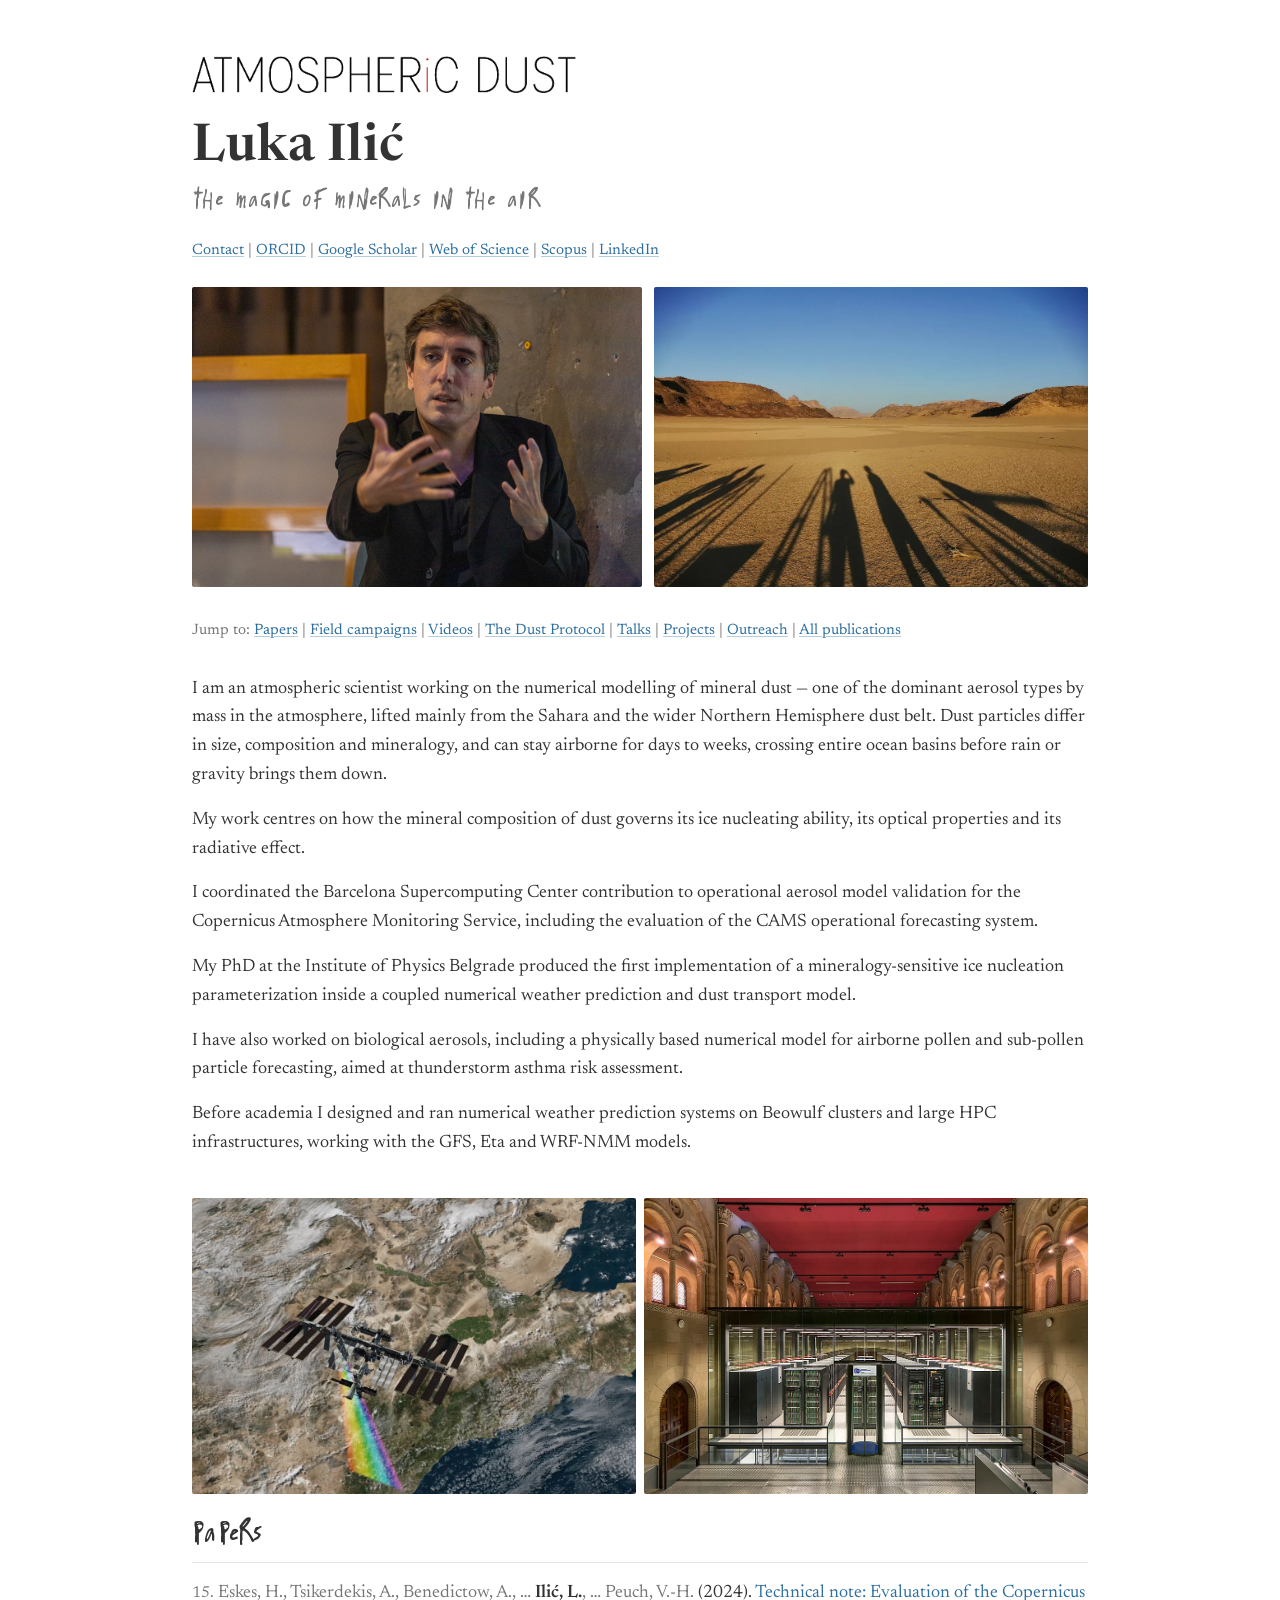
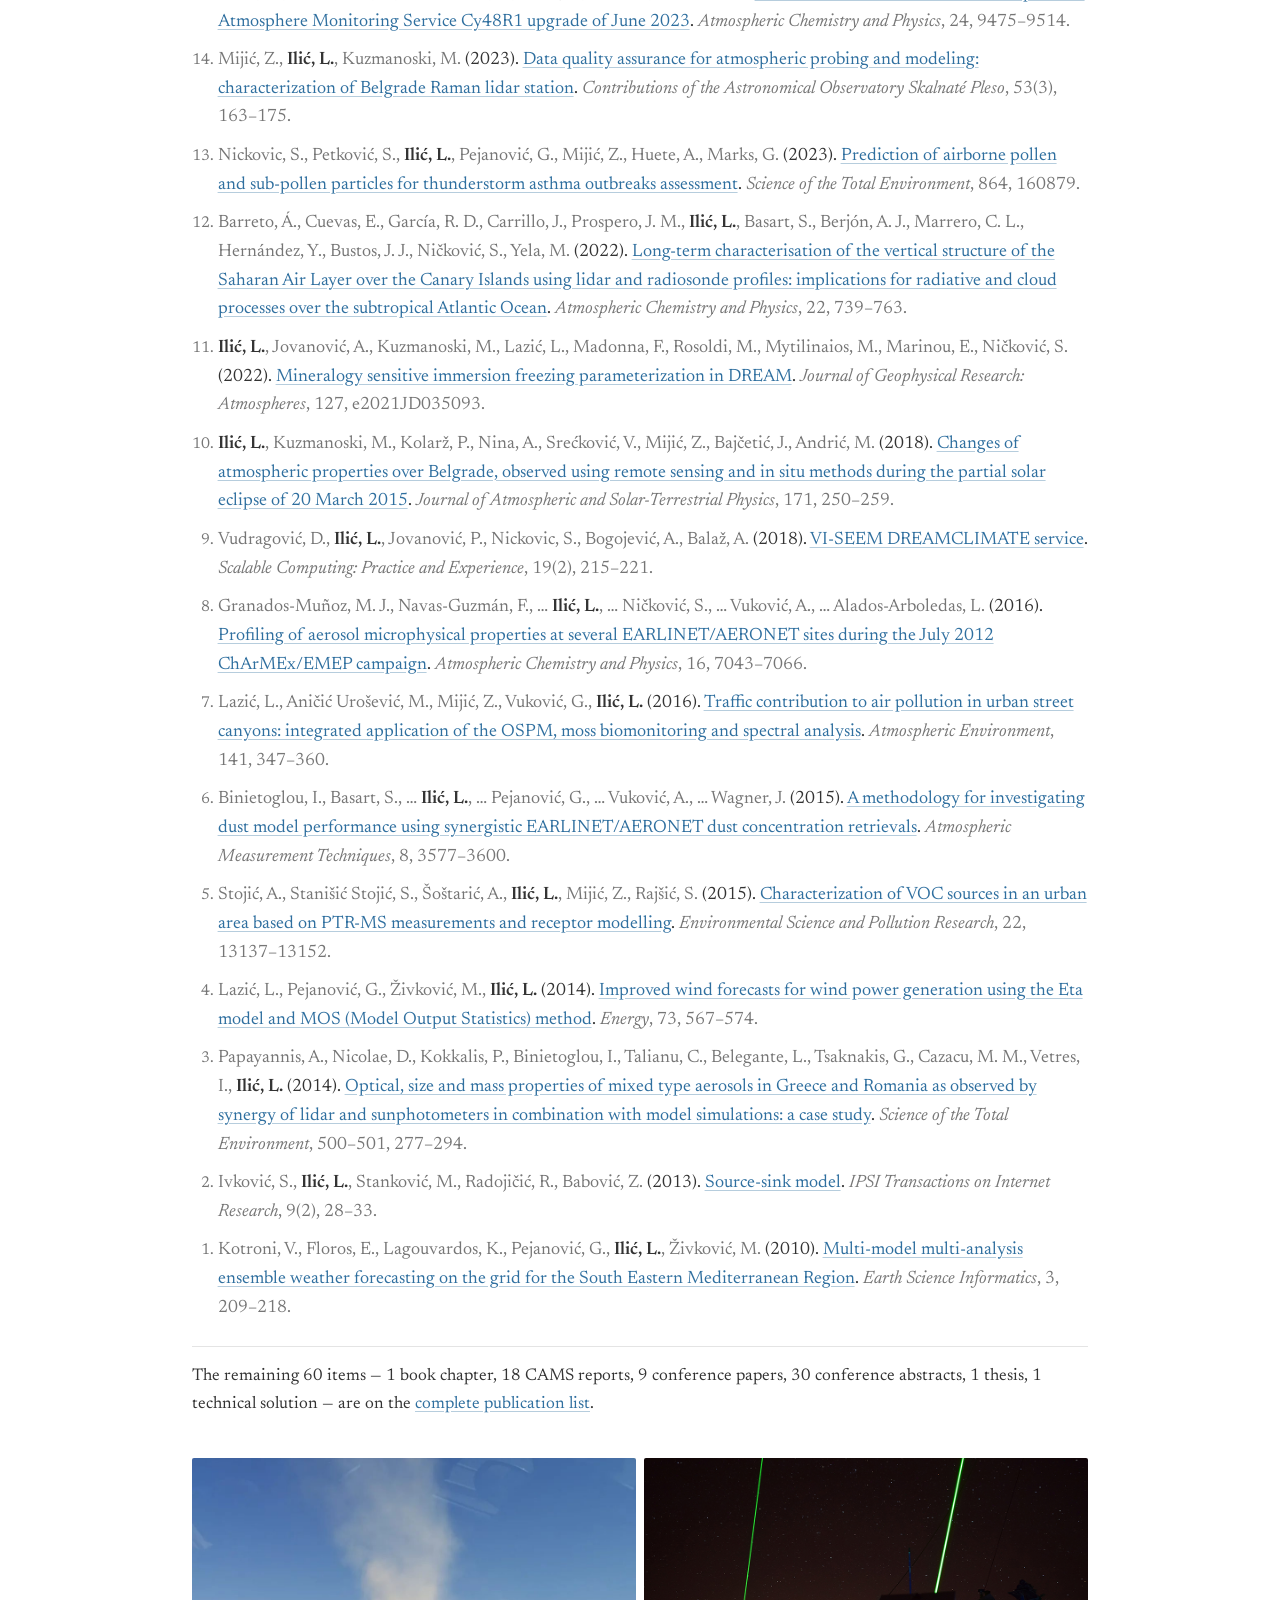
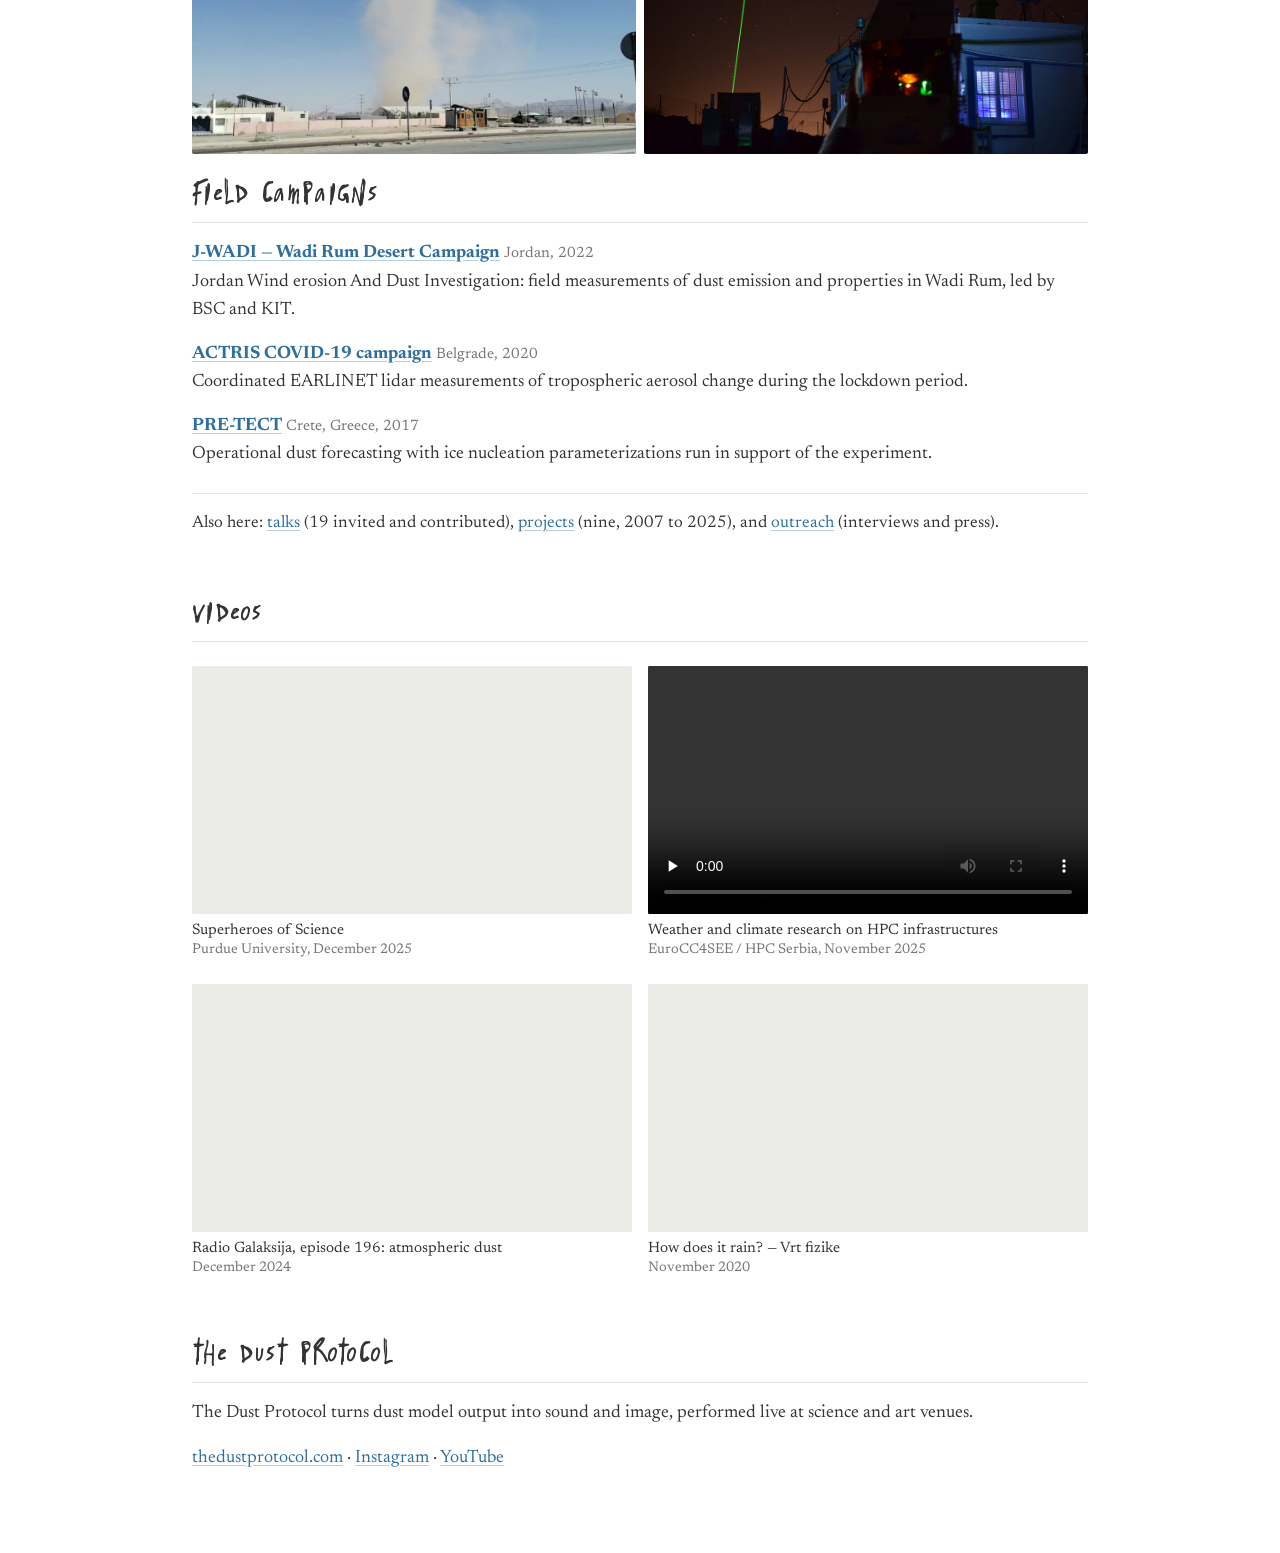
<file: index.html>
<!doctype html>
<html lang="en">
<head>
<meta charset="utf-8">
<meta name="viewport" content="width=device-width, initial-scale=1">
<title>Luka Ilić</title>
<meta name="description" content="Luka Ilić — atmospheric scientist working on numerical modelling of mineral dust, its mineralogy, ice nucleation and radiative effects.">
<meta property="og:title" content="Luka Ilić">
<meta property="og:description" content="Luka Ilić — atmospheric scientist working on numerical modelling of mineral dust, its mineralogy, ice nucleation and radiative effects.">
<meta property="og:type" content="website">
<meta property="og:url" content="https://atmosphericdust.com">
<link rel="canonical" href="https://atmosphericdust.com">
<link rel="preconnect" href="https://fonts.googleapis.com">
<link rel="preconnect" href="https://fonts.gstatic.com" crossorigin>
<link href="https://fonts.googleapis.com/css2?family=Newsreader:ital,opsz,wght@0,6..72,400;0,6..72,600;1,6..72,400&amp;display=swap" rel="stylesheet">
<link rel="stylesheet" href="assets/style.css">
</head>
<body>

<img class="logo" src="assets/images/logo.png" alt="Atmospheric Dust">
<h1>Luka Ilić</h1>
<p class="subtitle">The Magic of Minerals in the Air</p>
<p class="toplinks"><a href="contact.html">Contact</a> | <a href="https://orcid.org/0000-0003-2933-9801">ORCID</a> | <a href="https://scholar.google.com/citations?user=bf4TEoAAAAAJ&amp;hl=en">Google Scholar</a> | <a href="https://www.webofscience.com/wos/author/record/AAI-2674-2021">Web of Science</a> | <a href="https://www.scopus.com/authid/detail.uri?authorId=36664675000">Scopus</a> | <a href="https://www.linkedin.com/in/luka-ili%C4%87-b0287525/">LinkedIn</a></p>
<div class="photos"><img src="assets/images/portrait.jpg" alt="Luka Ilić" style="object-position:62% 35%" loading="lazy"><img src="assets/images/wadi-rum.jpg" alt="Wadi Rum, Jordan, during the J-WADI campaign" style="object-position:center 55%" loading="lazy"></div>
<p class="jump">Jump to: <a href="#papers">Papers</a> | <a href="#field-campaigns">Field campaigns</a> | <a href="#videos">Videos</a> | <a href="#dust-protocol">The Dust Protocol</a> | <a href="talks.html">Talks</a> | <a href="projects.html">Projects</a> | <a href="outreach.html">Outreach</a> | <a href="publications.html">All publications</a></p>

<p>I am an atmospheric scientist working on the numerical modelling of mineral dust — one of the dominant aerosol types by mass in the atmosphere, lifted mainly from the Sahara and the wider Northern Hemisphere dust belt. Dust particles differ in size, composition and mineralogy, and can stay airborne for days to weeks, crossing entire ocean basins before rain or gravity brings them down.
</p><p>My work centres on how the mineral composition of dust governs its ice nucleating ability, its optical properties and its radiative effect.</p><p>I coordinated the Barcelona Supercomputing Center contribution to operational aerosol model validation for the Copernicus Atmosphere Monitoring Service, including the evaluation of the CAMS operational forecasting system.</p><p>My PhD at the Institute of Physics Belgrade produced the first implementation of a mineralogy-sensitive ice nucleation parameterization inside a coupled numerical weather prediction and dust transport model.</p><p>I have also worked on biological aerosols, including a physically based numerical model for airborne pollen and sub-pollen particle forecasting, aimed at thunderstorm asthma risk assessment.</p><p>Before academia I designed and ran numerical weather prediction systems on Beowulf clusters and large HPC infrastructures, working with the GFS, Eta and WRF-NMM models.</p>

<div class="gallery" style="grid-template-columns:repeat(2,1fr)"><img src="assets/images/papers-emit.jpg" alt="EMIT imaging spectrometer on the ISS, mapping surface mineralogy" style="object-position:center 50%" loading="lazy"><img src="assets/images/papers-marenostrum.jpg" alt="MareNostrum in the Torre Girona chapel, Barcelona Supercomputing Center" style="object-position:center 50%" loading="lazy"></div>

<h2 id="papers">Papers</h2>
<ol class="pubs" reversed><li><span class="authors">Eskes, H., Tsikerdekis, A., Benedictow, A., … <strong>Ilić, L.</strong>, … Peuch, V.-H.</span> (2024). <a href="https://doi.org/10.5194/acp-24-9475-2024">Technical note: Evaluation of the Copernicus Atmosphere Monitoring Service Cy48R1 upgrade of June 2023</a>.<span class="extra"> <em>Atmospheric Chemistry and Physics</em>, 24, 9475–9514.</span></li><li><span class="authors">Mijić, Z., <strong>Ilić, L.</strong>, Kuzmanoski, M.</span> (2023). <a href="https://doi.org/10.31577/caosp.2023.53.3.163">Data quality assurance for atmospheric probing and modeling: characterization of Belgrade Raman lidar station</a>.<span class="extra"> <em>Contributions of the Astronomical Observatory Skalnaté Pleso</em>, 53(3), 163–175.</span></li><li><span class="authors">Nickovic, S., Petković, S., <strong>Ilić, L.</strong>, Pejanović, G., Mijić, Z., Huete, A., Marks, G.</span> (2023). <a href="https://doi.org/10.1016/j.scitotenv.2022.160879">Prediction of airborne pollen and sub-pollen particles for thunderstorm asthma outbreaks assessment</a>.<span class="extra"> <em>Science of the Total Environment</em>, 864, 160879.</span></li><li><span class="authors">Barreto, Á., Cuevas, E., García, R. D., Carrillo, J., Prospero, J. M., <strong>Ilić, L.</strong>, Basart, S., Berjón, A. J., Marrero, C. L., Hernández, Y., Bustos, J. J., Ničković, S., Yela, M.</span> (2022). <a href="https://doi.org/10.5194/acp-22-739-2022">Long-term characterisation of the vertical structure of the Saharan Air Layer over the Canary Islands using lidar and radiosonde profiles: implications for radiative and cloud processes over the subtropical Atlantic Ocean</a>.<span class="extra"> <em>Atmospheric Chemistry and Physics</em>, 22, 739–763.</span></li><li><span class="authors"><strong>Ilić, L.</strong>, Jovanović, A., Kuzmanoski, M., Lazić, L., Madonna, F., Rosoldi, M., Mytilinaios, M., Marinou, E., Ničković, S.</span> (2022). <a href="https://doi.org/10.1029/2021JD035093">Mineralogy sensitive immersion freezing parameterization in DREAM</a>.<span class="extra"> <em>Journal of Geophysical Research: Atmospheres</em>, 127, e2021JD035093.</span></li><li><span class="authors"><strong>Ilić, L.</strong>, Kuzmanoski, M., Kolarž, P., Nina, A., Srećković, V., Mijić, Z., Bajčetić, J., Andrić, M.</span> (2018). <a href="https://doi.org/10.1016/j.jastp.2017.10.001">Changes of atmospheric properties over Belgrade, observed using remote sensing and in situ methods during the partial solar eclipse of 20 March 2015</a>.<span class="extra"> <em>Journal of Atmospheric and Solar-Terrestrial Physics</em>, 171, 250–259.</span></li><li><span class="authors">Vudragović, D., <strong>Ilić, L.</strong>, Jovanović, P., Nickovic, S., Bogojević, A., Balaž, A.</span> (2018). <a href="https://doi.org/10.12694/scpe.v19i2.1396">VI-SEEM DREAMCLIMATE service</a>.<span class="extra"> <em>Scalable Computing: Practice and Experience</em>, 19(2), 215–221.</span></li><li><span class="authors">Granados-Muñoz, M. J., Navas-Guzmán, F., … <strong>Ilić, L.</strong>, … Ničković, S., … Vuković, A., … Alados-Arboledas, L.</span> (2016). <a href="https://doi.org/10.5194/acp-16-7043-2016">Profiling of aerosol microphysical properties at several EARLINET/AERONET sites during the July 2012 ChArMEx/EMEP campaign</a>.<span class="extra"> <em>Atmospheric Chemistry and Physics</em>, 16, 7043–7066.</span></li><li><span class="authors">Lazić, L., Aničić Urošević, M., Mijić, Z., Vuković, G., <strong>Ilić, L.</strong></span> (2016). <a href="https://doi.org/10.1016/j.atmosenv.2016.07.008">Traffic contribution to air pollution in urban street canyons: integrated application of the OSPM, moss biomonitoring and spectral analysis</a>.<span class="extra"> <em>Atmospheric Environment</em>, 141, 347–360.</span></li><li><span class="authors">Binietoglou, I., Basart, S., … <strong>Ilić, L.</strong>, … Pejanović, G., … Vuković, A., … Wagner, J.</span> (2015). <a href="https://doi.org/10.5194/amt-8-3577-2015">A methodology for investigating dust model performance using synergistic EARLINET/AERONET dust concentration retrievals</a>.<span class="extra"> <em>Atmospheric Measurement Techniques</em>, 8, 3577–3600.</span></li><li><span class="authors">Stojić, A., Stanišić Stojić, S., Šoštarić, A., <strong>Ilić, L.</strong>, Mijić, Z., Rajšić, S.</span> (2015). <a href="https://doi.org/10.1007/s11356-015-4540-5">Characterization of VOC sources in an urban area based on PTR-MS measurements and receptor modelling</a>.<span class="extra"> <em>Environmental Science and Pollution Research</em>, 22, 13137–13152.</span></li><li><span class="authors">Lazić, L., Pejanović, G., Živković, M., <strong>Ilić, L.</strong></span> (2014). <a href="https://doi.org/10.1016/j.energy.2014.06.056">Improved wind forecasts for wind power generation using the Eta model and MOS (Model Output Statistics) method</a>.<span class="extra"> <em>Energy</em>, 73, 567–574.</span></li><li><span class="authors">Papayannis, A., Nicolae, D., Kokkalis, P., Binietoglou, I., Talianu, C., Belegante, L., Tsaknakis, G., Cazacu, M. M., Vetres, I., <strong>Ilić, L.</strong></span> (2014). <a href="https://doi.org/10.1016/j.scitotenv.2014.08.101">Optical, size and mass properties of mixed type aerosols in Greece and Romania as observed by synergy of lidar and sunphotometers in combination with model simulations: a case study</a>.<span class="extra"> <em>Science of the Total Environment</em>, 500–501, 277–294.</span></li><li><span class="authors">Ivković, S., <strong>Ilić, L.</strong>, Stanković, M., Radojičić, R., Babović, Z.</span> (2013). <a href="https://vipsi.org/ipsi/journals/journals/papers/tir/2013july/tir2013july.pdf#page=30">Source-sink model</a>.<span class="extra"> <em>IPSI Transactions on Internet Research</em>, 9(2), 28–33.</span></li><li><span class="authors">Kotroni, V., Floros, E., Lagouvardos, K., Pejanović, G., <strong>Ilić, L.</strong>, Živković, M.</span> (2010). <a href="https://doi.org/10.1007/s12145-010-0071-2">Multi-model multi-analysis ensemble weather forecasting on the grid for the South Eastern Mediterranean Region</a>.<span class="extra"> <em>Earth Science Informatics</em>, 3, 209–218.</span></li></ol>

<p class="pointer">The remaining 60 items — 1 book chapter, 18 CAMS reports, 9 conference papers, 30 conference abstracts, 1 thesis, 1 technical solution — are on the <a href="publications.html">complete publication list</a>.</p>

<div class="gallery" style="grid-template-columns:repeat(2,1fr)"><img src="assets/images/campaign-jwadi.jpg" alt="Dust devil near the J-WADI site, Jordan" style="object-position:center 35%" loading="lazy"><img src="assets/images/campaign-pretect.jpg" alt="Lidar beams during the PRE-TECT campaign, Crete" style="object-position:center 40%" loading="lazy"></div>
<h2 id="field-campaigns">Field campaigns</h2>
<ul class="plain"><li><b><a href="https://www.imktro.kit.edu/english/11800.php">J-WADI — Wadi Rum Desert Campaign</a></b> <span class="when">Jordan, 2022</span><br>Jordan Wind erosion And Dust Investigation: field measurements of dust emission and properties in Wadi Rum, led by BSC and KIT.</li><li><b><a href="https://www.actris.eu/">ACTRIS COVID-19 campaign</a></b> <span class="when">Belgrade, 2020</span><br>Coordinated EARLINET lidar measurements of tropospheric aerosol change during the lockdown period.</li><li><b><a href="http://pre-tect.space.noa.gr">PRE-TECT</a></b> <span class="when">Crete, Greece, 2017</span><br>Operational dust forecasting with ice nucleation parameterizations run in support of the experiment.</li></ul>

<p class="pointer">Also here: <a href="talks.html">talks</a> (19 invited and contributed),
<a href="projects.html">projects</a> (nine, 2007 to 2025), and
<a href="outreach.html">outreach</a> (interviews and press).</p>

<h2 id="videos">Videos</h2>
<div class="videos" style="grid-template-columns:repeat(2,1fr)"><figure><div class="embed"><iframe src="https://www.youtube-nocookie.com/embed/xfgxnmvlbSc" title="Superheroes of Science" loading="lazy" allowfullscreen allow="accelerometer; clipboard-write; encrypted-media; picture-in-picture"></iframe></div><figcaption>Superheroes of Science<span class="when">Purdue University, December 2025</span></figcaption></figure><figure><div class="embed"><video src="https://hpc.rs/user/pages/04.usecases/weather-and-climate-research/LIlic-Dust.eng.mp4" controls preload="none" playsinline></video></div><figcaption>Weather and climate research on HPC infrastructures<span class="when">EuroCC4SEE / HPC Serbia, November 2025</span></figcaption></figure><figure><div class="embed"><iframe src="https://www.youtube-nocookie.com/embed/cXx1R9ucynw" title="Radio Galaksija, episode 196: atmospheric dust" loading="lazy" allowfullscreen allow="accelerometer; clipboard-write; encrypted-media; picture-in-picture"></iframe></div><figcaption>Radio Galaksija, episode 196: atmospheric dust<span class="when">December 2024</span></figcaption></figure><figure><div class="embed"><iframe src="https://www.youtube-nocookie.com/embed/L-BKnvwHsqg" title="How does it rain? — Vrt fizike" loading="lazy" allowfullscreen allow="accelerometer; clipboard-write; encrypted-media; picture-in-picture"></iframe></div><figcaption>How does it rain? — Vrt fizike<span class="when">November 2020</span></figcaption></figure></div>

<h2 id="dust-protocol">The Dust Protocol</h2>
<p>The Dust Protocol turns dust model output into sound and image, performed live at science and art venues.
</p>
<p><a href="https://www.thedustprotocol.com">thedustprotocol.com</a> · <a href="https://www.instagram.com/thedustprotocol">Instagram</a> · <a href="https://www.youtube.com/@thedustprotocol">YouTube</a></p>

</body>
</html>
</file>
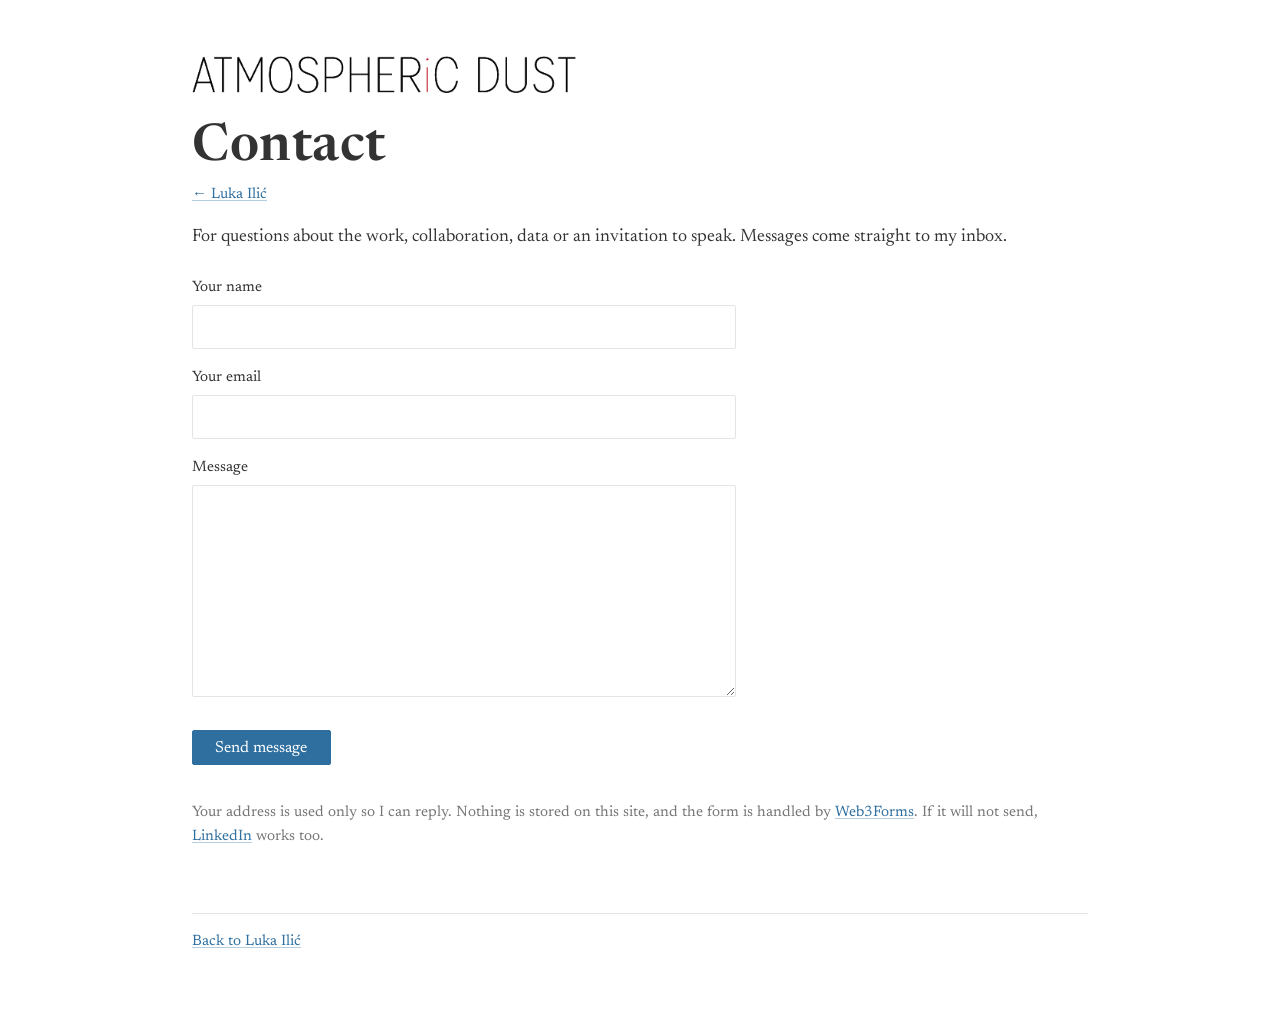
<file: contact.html>
<!doctype html>
<html lang="en">
<head>
<meta charset="utf-8">
<meta name="viewport" content="width=device-width, initial-scale=1">
<title>Contact — Luka Ilić</title>
<meta name="description" content="Get in touch with Luka Ilić.">
<link rel="canonical" href="https://atmosphericdust.com/contact.html">
<link rel="preconnect" href="https://fonts.googleapis.com">
<link rel="preconnect" href="https://fonts.gstatic.com" crossorigin>
<link href="https://fonts.googleapis.com/css2?family=Newsreader:ital,opsz,wght@0,6..72,400;0,6..72,600;1,6..72,400&amp;display=swap" rel="stylesheet">
<link rel="stylesheet" href="assets/style.css">
</head>
<body>

<img class="logo" src="assets/images/logo.png" alt="Atmospheric Dust">
<h1>Contact</h1>
<p class="toplinks"><a href="index.html">&#8592; Luka Ilić</a></p>
<p>For questions about the work, collaboration, data or an invitation to speak. Messages come straight to my inbox.
</p>
<form class="contactform" action="https://api.web3forms.com/submit" method="POST">
<input type="hidden" name="access_key" value="b481df46-dac2-4ddd-8408-41a7e6a958a4">
<input type="hidden" name="subject" value="Message from atmosphericdust.com">
<input type="hidden" name="from_name" value="atmosphericdust.com">

<label for="cf-name">Your name</label>
<input id="cf-name" type="text" name="name" required autocomplete="name">

<label for="cf-email">Your email</label>
<input id="cf-email" type="email" name="email" required autocomplete="email">

<label for="cf-message">Message</label>
<textarea id="cf-message" name="message" rows="8" required></textarea>

<input type="checkbox" name="botcheck" class="botcheck" tabindex="-1" autocomplete="off" aria-hidden="true">

<button type="submit">Send message</button>
<p class="formstatus" role="status" aria-live="polite"></p>
</form>

<p class="note">Your address is used only so I can reply. Nothing is stored on
this site, and the form is handled by <a href="https://web3forms.com">Web3Forms</a>.
If it will not send, <a href="https://www.linkedin.com/in/luka-ili%C4%87-b0287525/">LinkedIn</a> works too.</p>

<script>
(function () {
  var form = document.querySelector('.contactform');
  if (!form) return;
  var status = form.querySelector('.formstatus');
  var button = form.querySelector('button');

  form.addEventListener('submit', function (event) {
    event.preventDefault();
    if (button.disabled) return;
    button.disabled = true;
    status.className = 'formstatus';
    status.textContent = 'Sending...';

    fetch(form.action, {
      method: 'POST',
      headers: { 'Content-Type': 'application/json', 'Accept': 'application/json' },
      body: JSON.stringify(Object.fromEntries(new FormData(form)))
    }).then(function (response) {
      return response.json();
    }).then(function (result) {
      if (result.success) {
        form.reset();
        status.className = 'formstatus ok';
        status.textContent = 'Thank you, your message has been sent.';
      } else {
        status.className = 'formstatus err';
        status.textContent = 'That did not send. Please try again in a moment.';
      }
    }).catch(function () {
      status.className = 'formstatus err';
      status.textContent = 'Could not reach the server. Please try again later.';
    }).then(function () {
      button.disabled = false;
    });
  });
})();
</script>

<footer>
<p><a href="index.html">Back to Luka Ilić</a></p>
</footer>

</body>
</html>
</file>
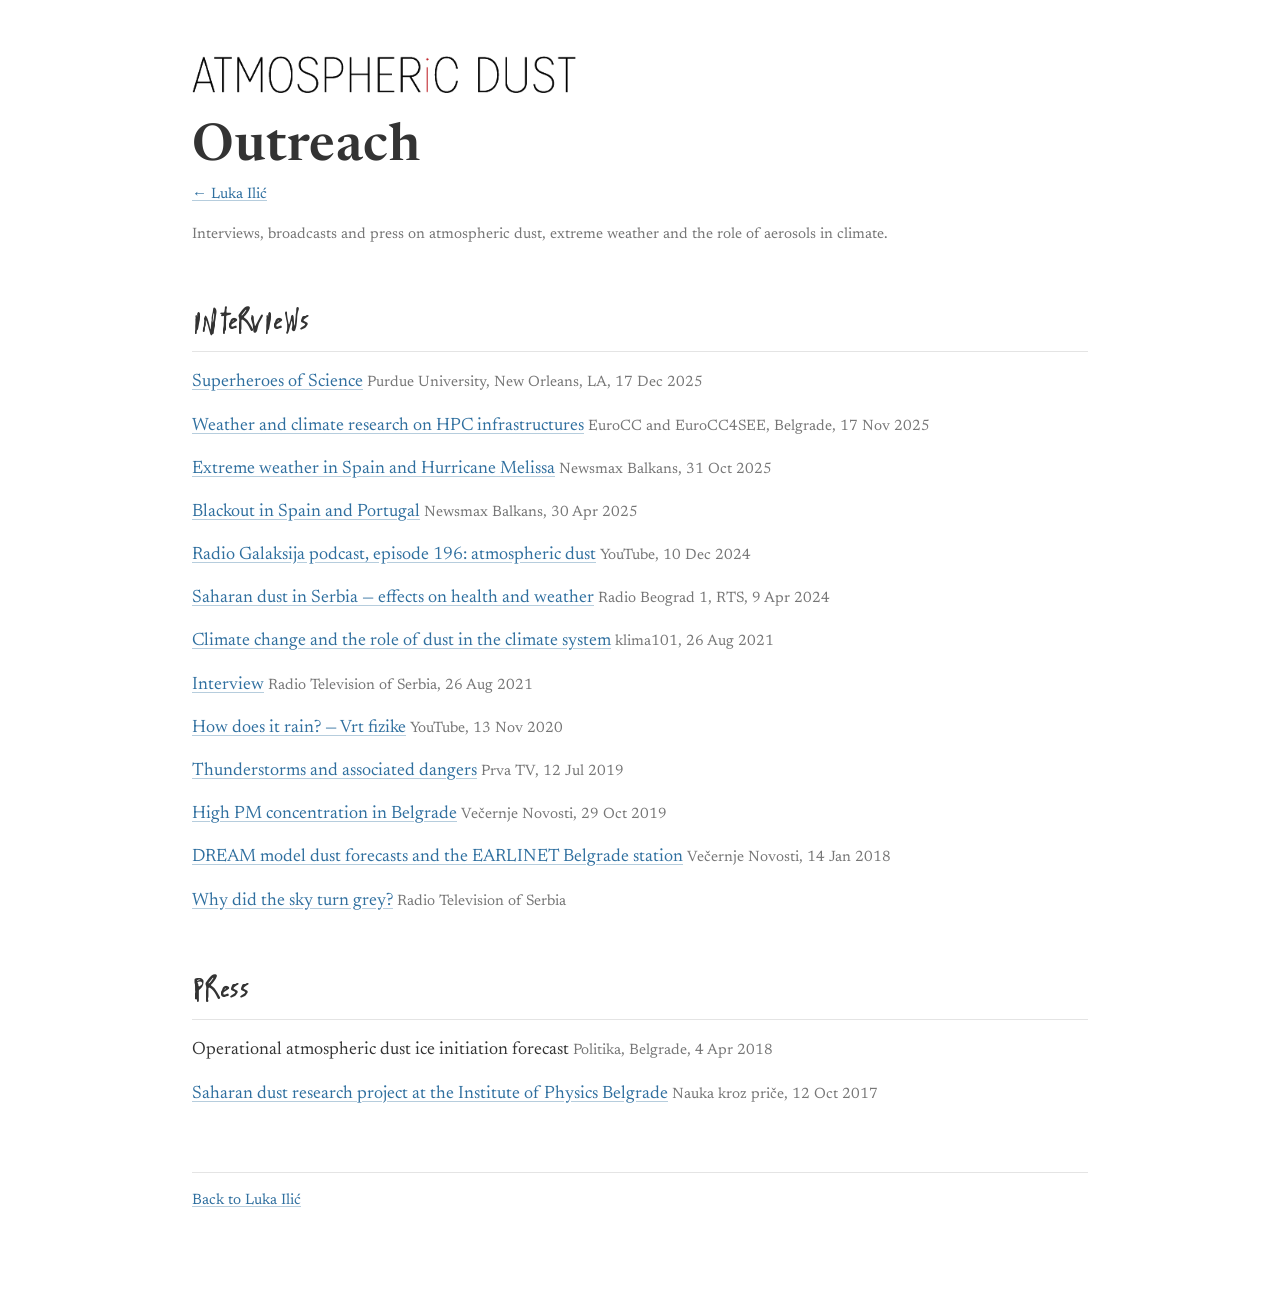
<file: outreach.html>
<!doctype html>
<html lang="en">
<head>
<meta charset="utf-8">
<meta name="viewport" content="width=device-width, initial-scale=1">
<title>Outreach — Luka Ilić</title>
<meta name="description" content="Interviews and press coverage featuring Luka Ilić.">
<link rel="canonical" href="https://atmosphericdust.com/outreach.html">
<link rel="preconnect" href="https://fonts.googleapis.com">
<link rel="preconnect" href="https://fonts.gstatic.com" crossorigin>
<link href="https://fonts.googleapis.com/css2?family=Newsreader:ital,opsz,wght@0,6..72,400;0,6..72,600;1,6..72,400&amp;display=swap" rel="stylesheet">
<link rel="stylesheet" href="assets/style.css">
</head>
<body>

<img class="logo" src="assets/images/logo.png" alt="Atmospheric Dust">
<h1>Outreach</h1>
<p class="toplinks"><a href="index.html">&#8592; Luka Ilić</a></p>
<p class="note">Interviews, broadcasts and press on atmospheric dust, extreme weather and the role of aerosols in climate.</p>
<h2>Interviews</h2><ul class="plain"><li><a href="https://youtu.be/xfgxnmvlbSc">Superheroes of Science</a> <span class="when">Purdue University, New Orleans, LA, 17 Dec 2025</span></li><li><a href="https://hpc.rs/usecases/weather-and-climate-research">Weather and climate research on HPC infrastructures</a> <span class="when">EuroCC and EuroCC4SEE, Belgrade, 17 Nov 2025</span></li><li><a href="https://youtu.be/Gc-RClCT-7I">Extreme weather in Spain and Hurricane Melissa</a> <span class="when">Newsmax Balkans, 31 Oct 2025</span></li><li><a href="https://newsmaxbalkans.com/info/drustvo/12715/fizicari-nestanak-struje-posledice/vest">Blackout in Spain and Portugal</a> <span class="when">Newsmax Balkans, 30 Apr 2025</span></li><li><a href="https://www.youtube.com/watch?v=cXx1R9ucynw">Radio Galaksija podcast, episode 196: atmospheric dust</a> <span class="when">YouTube, 10 Dec 2024</span></li><li><a href="https://www.rts.rs/lat/radio/radio-beograd-1/5409699/saharski-pesak-u-srbiji---uticaj-na-zdravlje-i-vremenske-prilike.html">Saharan dust in Serbia — effects on health and weather</a> <span class="when">Radio Beograd 1, RTS, 9 Apr 2024</span></li><li><a href="https://klima101.rs/luka-ilic-intervju-sahara-prasina/">Climate change and the role of dust in the climate system</a> <span class="when">klima101, 26 Aug 2021</span></li><li><a href="https://www.rts.rs/page/radio/sr/story/23/radio-beograd-1/4488980/da-li-petodnevna-radna-nedelja-odlazi-u-proslost.html">Interview</a> <span class="when">Radio Television of Serbia, 26 Aug 2021</span></li><li><a href="https://www.youtube.com/watch?v=L-BKnvwHsqg">How does it rain? — Vrt fizike</a> <span class="when">YouTube, 13 Nov 2020</span></li><li><a href="https://www.prva.rs/web-tv/emisija/150-minuta/83836/150-minuta-12072019/303812/2-deo">Thunderstorms and associated dangers</a> <span class="when">Prva TV, 12 Jul 2019</span></li><li><a href="https://www.novosti.rs/vesti/beograd.74.html:827104-EVO-I-DOKAZA-Beogradski-naucnici-jednom-slikom-pokazali-koliko-je-bio-zagadjen-vazduh-u-prestonici-FOTO">High PM concentration in Belgrade</a> <span class="when">Večernje Novosti, 29 Oct 2019</span></li><li><a href="https://www.novosti.rs/vesti/naslovna/reportaze/aktuelno.293.html:706113-Srpski-fizicari-iz-saharskog-peska-citaju-prognozu">DREAM model dust forecasts and the EARLINET Belgrade station</a> <span class="when">Večernje Novosti, 14 Jan 2018</span></li><li><a href="https://www.rts.rs/page/stories/sr/story/125/drustvo/4422236/zagadjenje-sahara-pesak-pm-10-cestice.html">Why did the sky turn grey?</a> <span class="when">Radio Television of Serbia</span></li></ul><h2>Press</h2><ul class="plain"><li>Operational atmospheric dust ice initiation forecast <span class="when">Politika, Belgrade, 4 Apr 2018</span></li><li><a href="https://naukakrozprice.rs/lov-na-saharski-pesak-u-beogradu/">Saharan dust research project at the Institute of Physics Belgrade</a> <span class="when">Nauka kroz priče, 12 Oct 2017</span></li></ul>

<footer>
<p><a href="index.html">Back to Luka Ilić</a></p>
</footer>

</body>
</html>
</file>
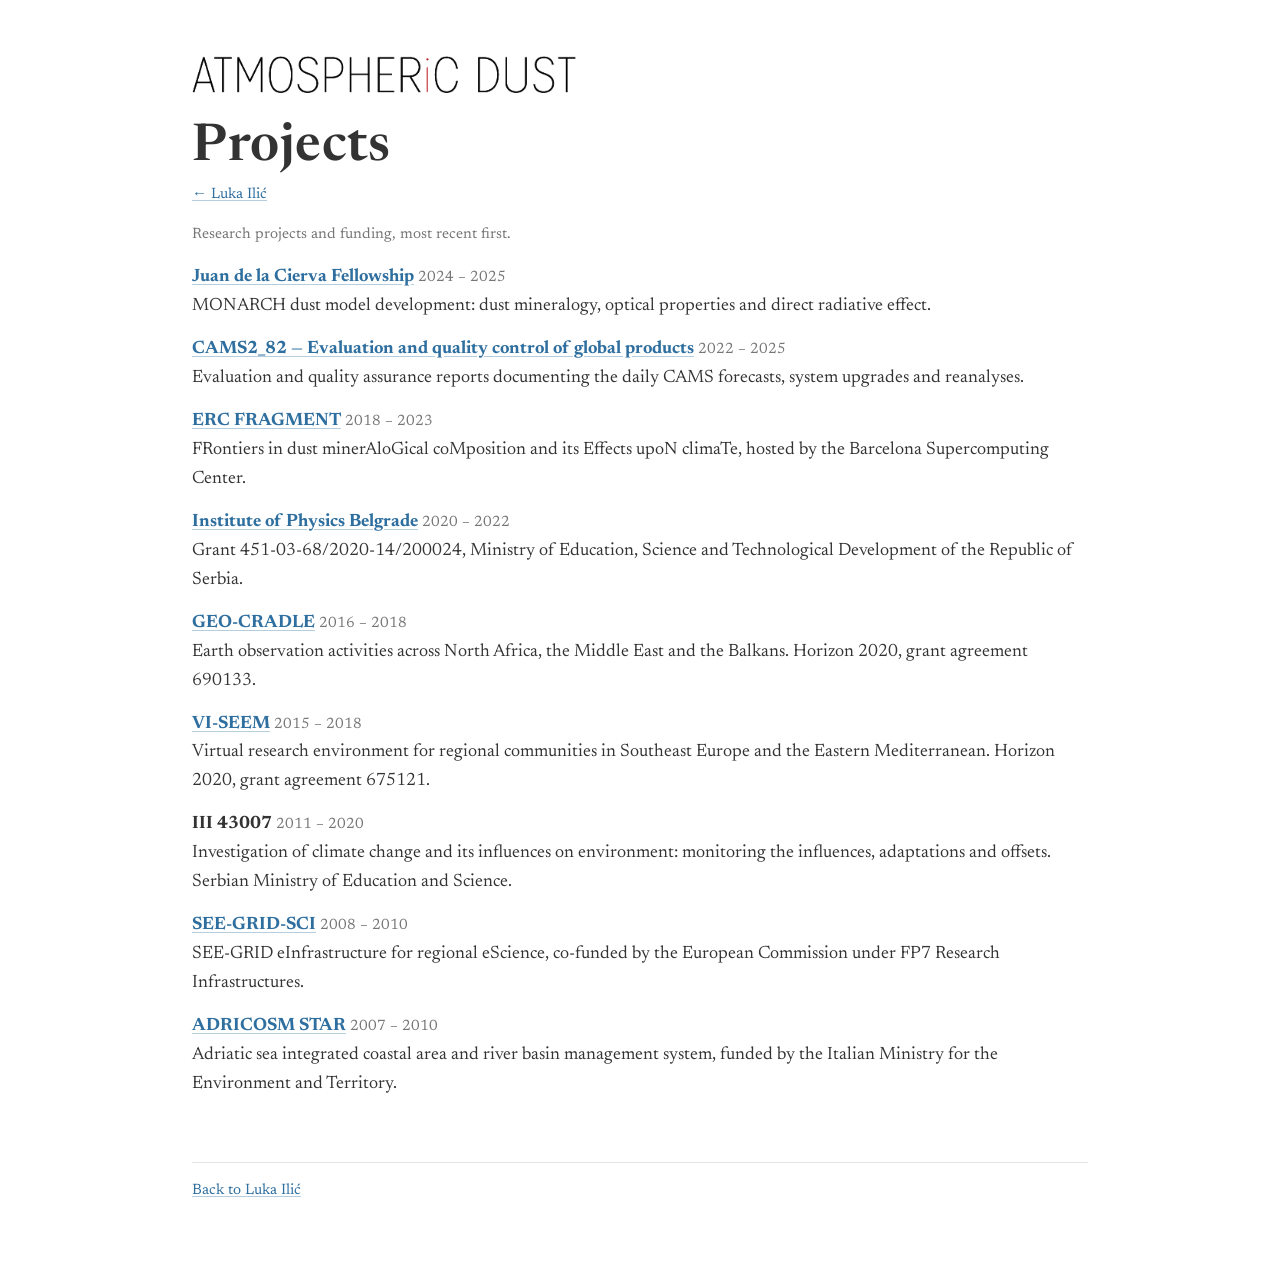
<file: projects.html>
<!doctype html>
<html lang="en">
<head>
<meta charset="utf-8">
<meta name="viewport" content="width=device-width, initial-scale=1">
<title>Projects — Luka Ilić</title>
<meta name="description" content="Research projects and funding of Luka Ilić.">
<link rel="canonical" href="https://atmosphericdust.com/projects.html">
<link rel="preconnect" href="https://fonts.googleapis.com">
<link rel="preconnect" href="https://fonts.gstatic.com" crossorigin>
<link href="https://fonts.googleapis.com/css2?family=Newsreader:ital,opsz,wght@0,6..72,400;0,6..72,600;1,6..72,400&amp;display=swap" rel="stylesheet">
<link rel="stylesheet" href="assets/style.css">
</head>
<body>

<img class="logo" src="assets/images/logo.png" alt="Atmospheric Dust">
<h1>Projects</h1>
<p class="toplinks"><a href="index.html">&#8592; Luka Ilić</a></p>
<p class="note">Research projects and funding, most recent first.</p>
<ul class="plain"><li><b><a href="https://www.bsc.es">Juan de la Cierva Fellowship</a></b> <span class="when">2024 – 2025</span><br>MONARCH dust model development: dust mineralogy, optical properties and direct radiative effect.</li><li><b><a href="https://atmosphere.copernicus.eu/eqa-reports-global-services">CAMS2_82 — Evaluation and quality control of global products</a></b> <span class="when">2022 – 2025</span><br>Evaluation and quality assurance reports documenting the daily CAMS forecasts, system upgrades and reanalyses.</li><li><b><a href="https://www.bsc.es">ERC FRAGMENT</a></b> <span class="when">2018 – 2023</span><br>FRontiers in dust minerAloGical coMposition and its Effects upoN climaTe, hosted by the Barcelona Supercomputing Center.</li><li><b><a href="https://www.ipb.ac.rs">Institute of Physics Belgrade</a></b> <span class="when">2020 – 2022</span><br>Grant 451-03-68/2020-14/200024, Ministry of Education, Science and Technological Development of the Republic of Serbia.</li><li><b><a href="https://www.geocradle.eu">GEO-CRADLE</a></b> <span class="when">2016 – 2018</span><br>Earth observation activities across North Africa, the Middle East and the Balkans. Horizon 2020, grant agreement 690133.</li><li><b><a href="https://www.vi-seem.eu">VI-SEEM</a></b> <span class="when">2015 – 2018</span><br>Virtual research environment for regional communities in Southeast Europe and the Eastern Mediterranean. Horizon 2020, grant agreement 675121.</li><li><b>III 43007</b> <span class="when">2011 – 2020</span><br>Investigation of climate change and its influences on environment: monitoring the influences, adaptations and offsets. Serbian Ministry of Education and Science.</li><li><b><a href="https://cordis.europa.eu/project/id/211338">SEE-GRID-SCI</a></b> <span class="when">2008 – 2010</span><br>SEE-GRID eInfrastructure for regional eScience, co-funded by the European Commission under FP7 Research Infrastructures.</li><li><b><a href="https://www.cmcc.it/projects/adricosm-star">ADRICOSM STAR</a></b> <span class="when">2007 – 2010</span><br>Adriatic sea integrated coastal area and river basin management system, funded by the Italian Ministry for the Environment and Territory.</li></ul>

<footer>
<p><a href="index.html">Back to Luka Ilić</a></p>
</footer>

</body>
</html>
</file>
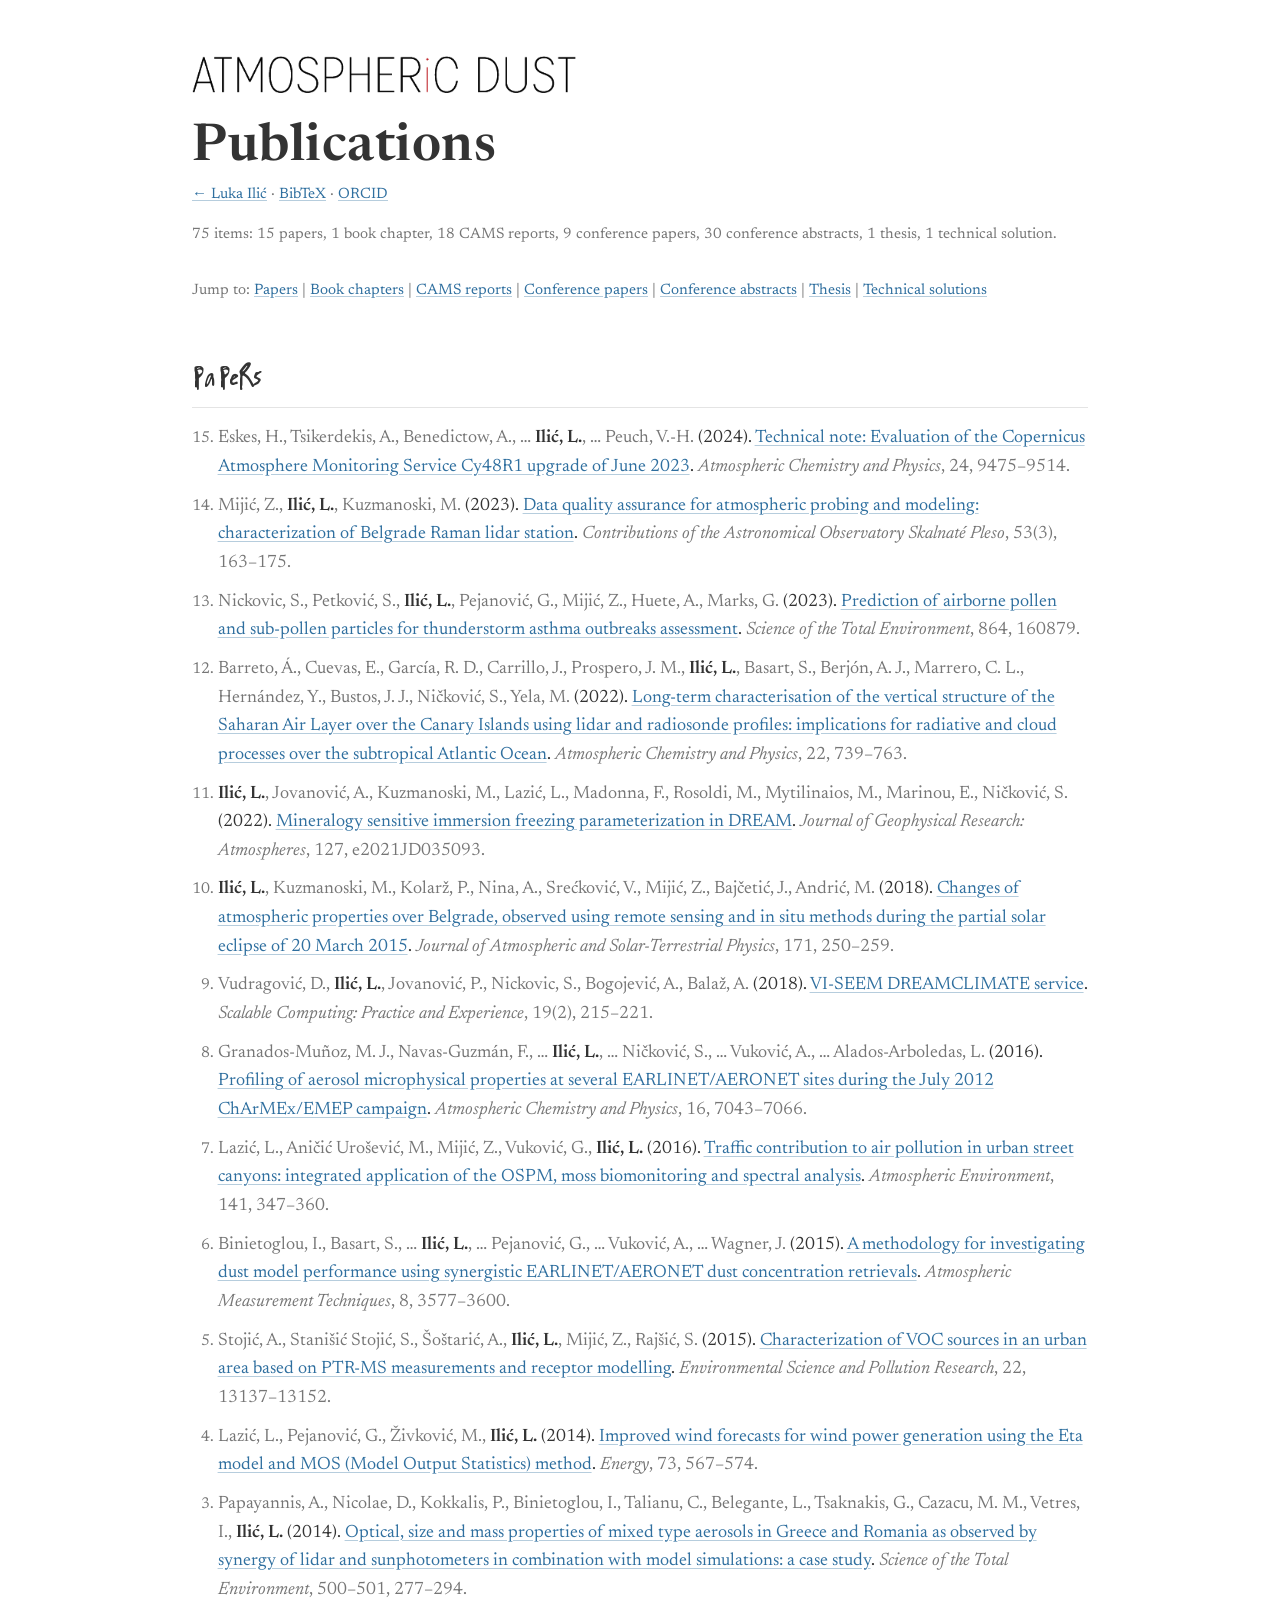
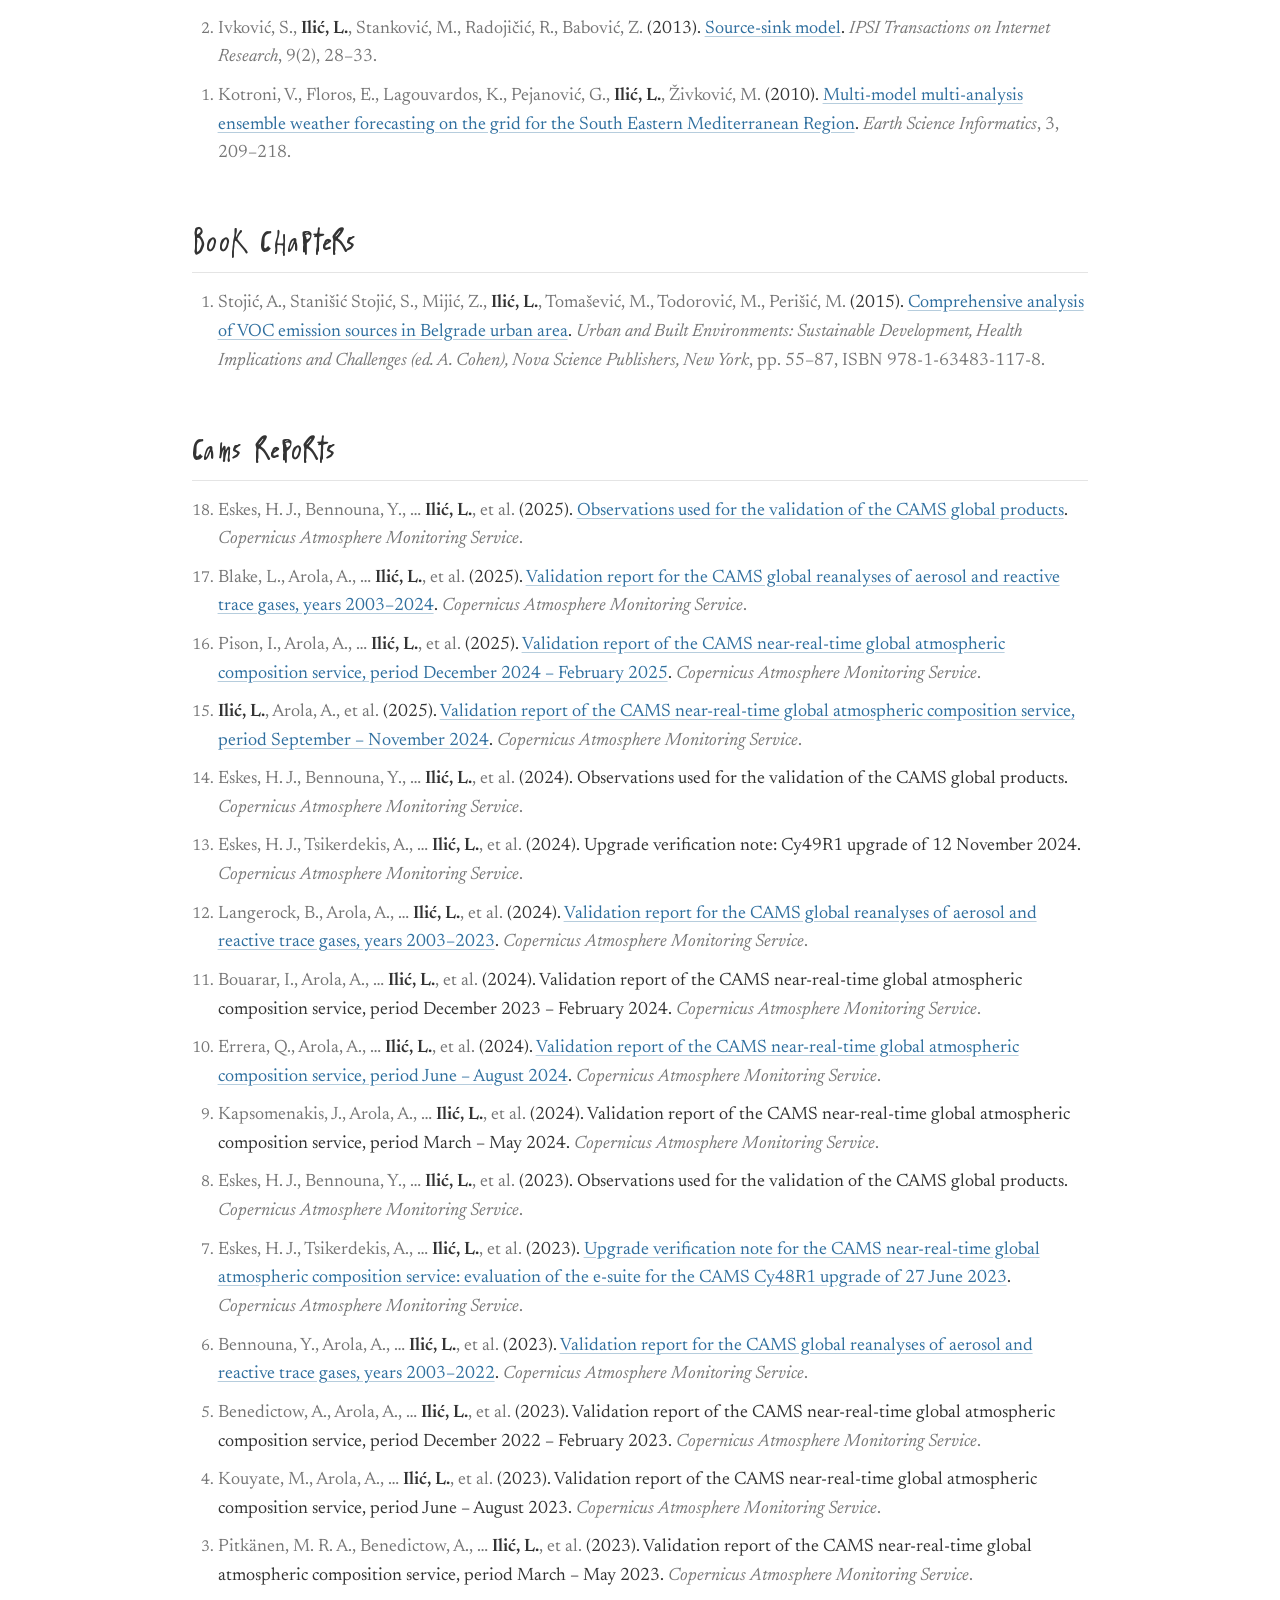
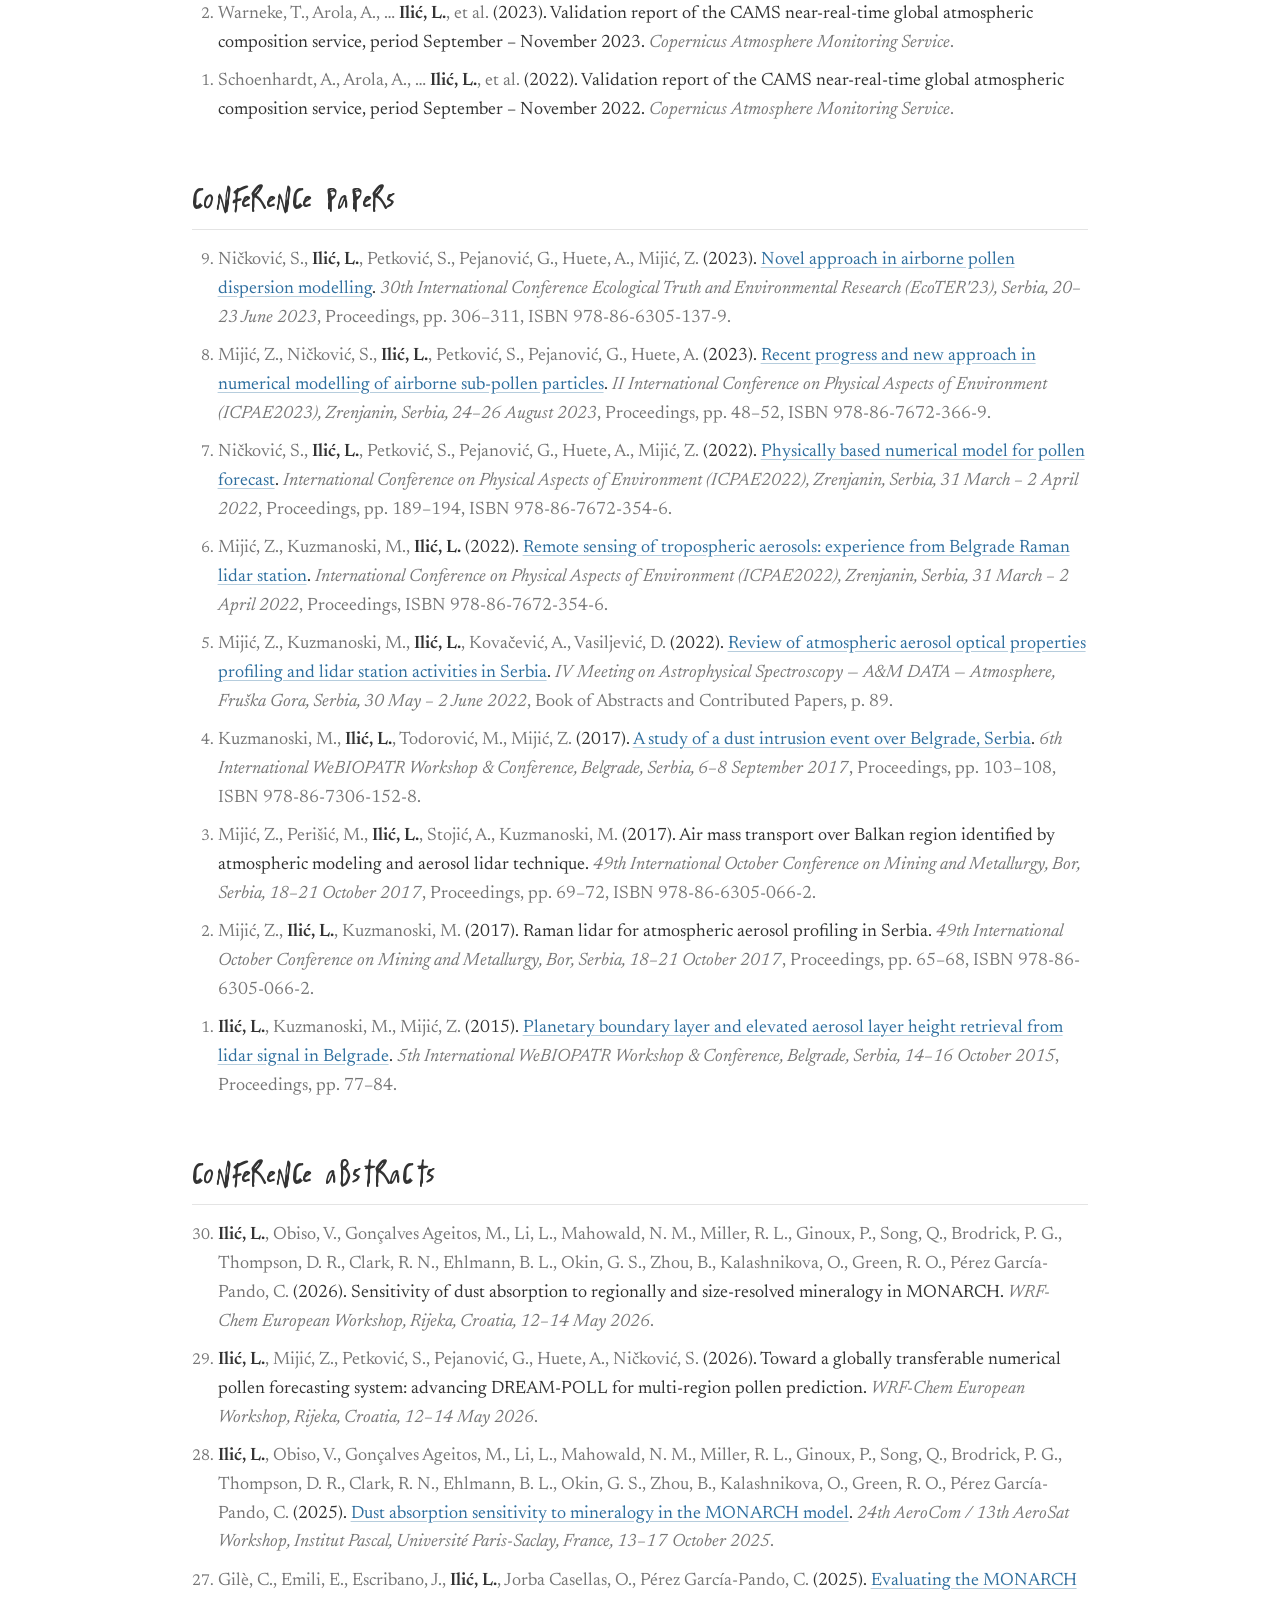
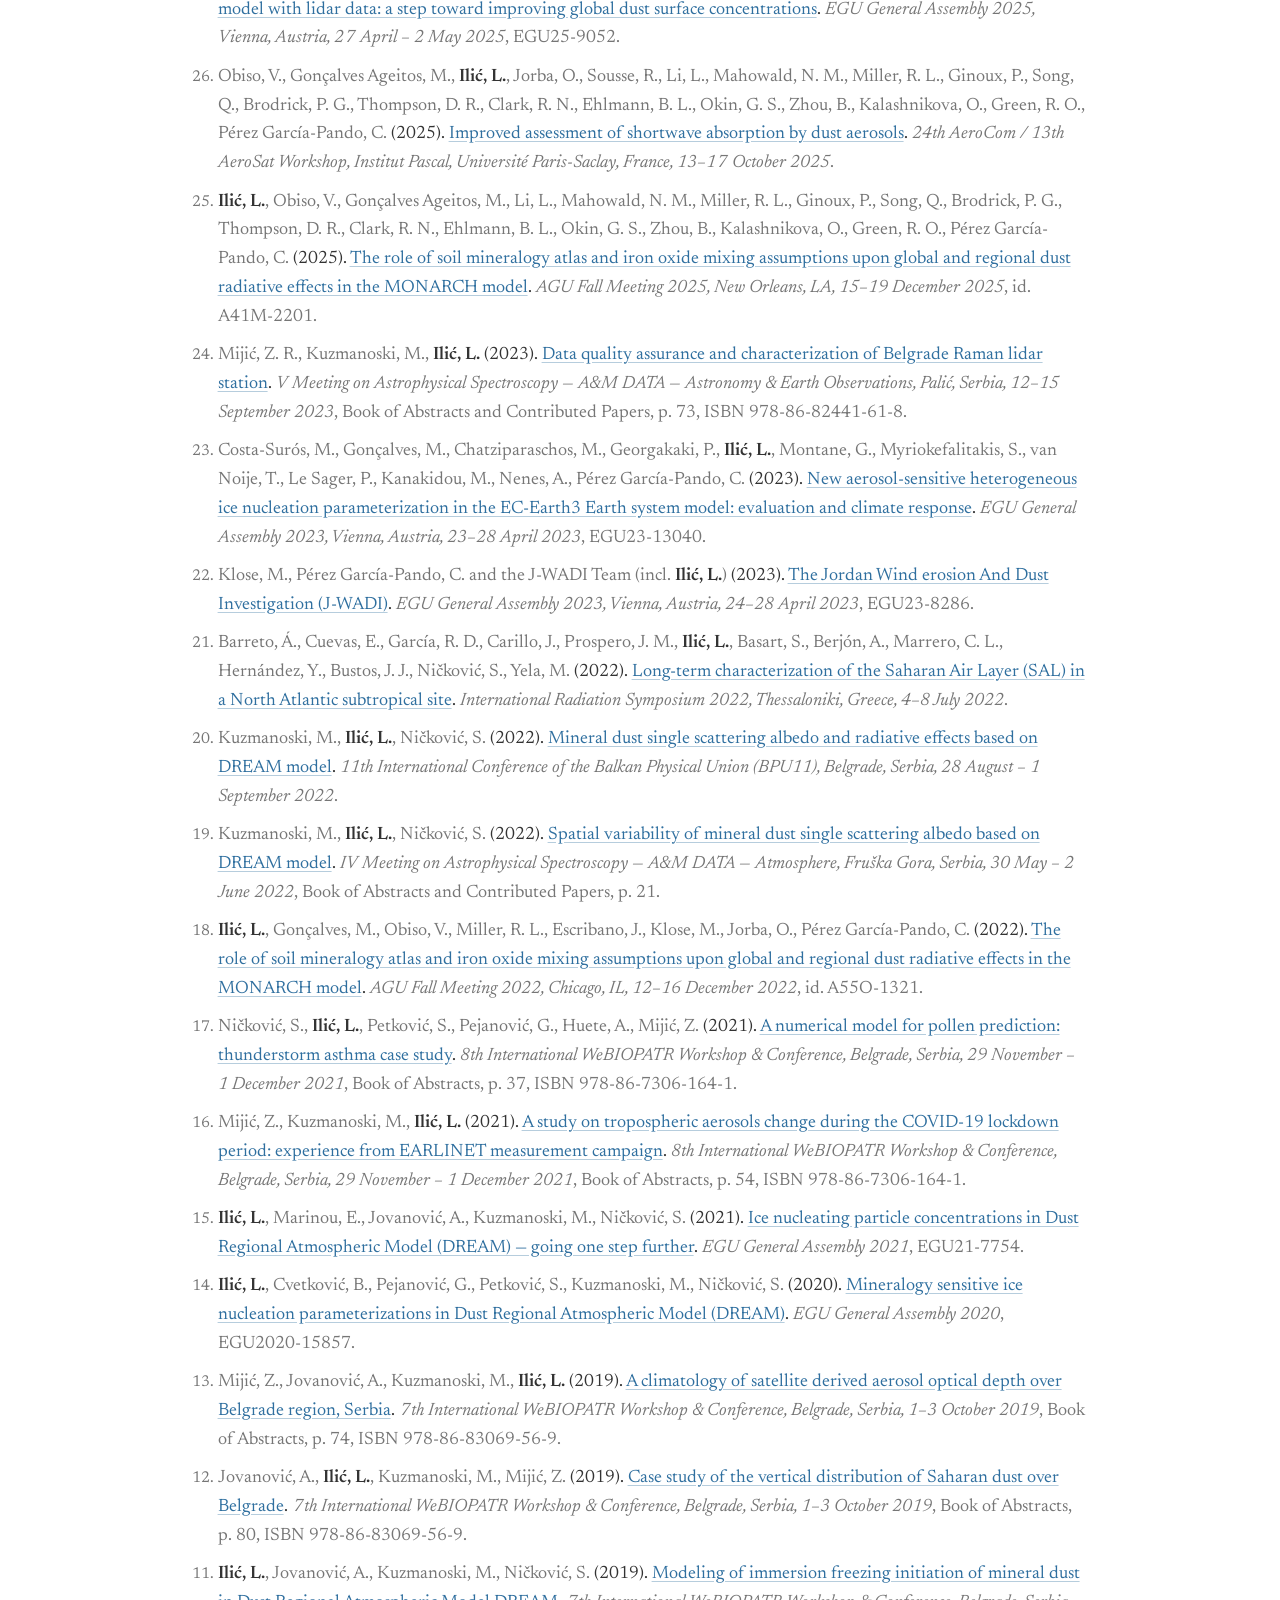
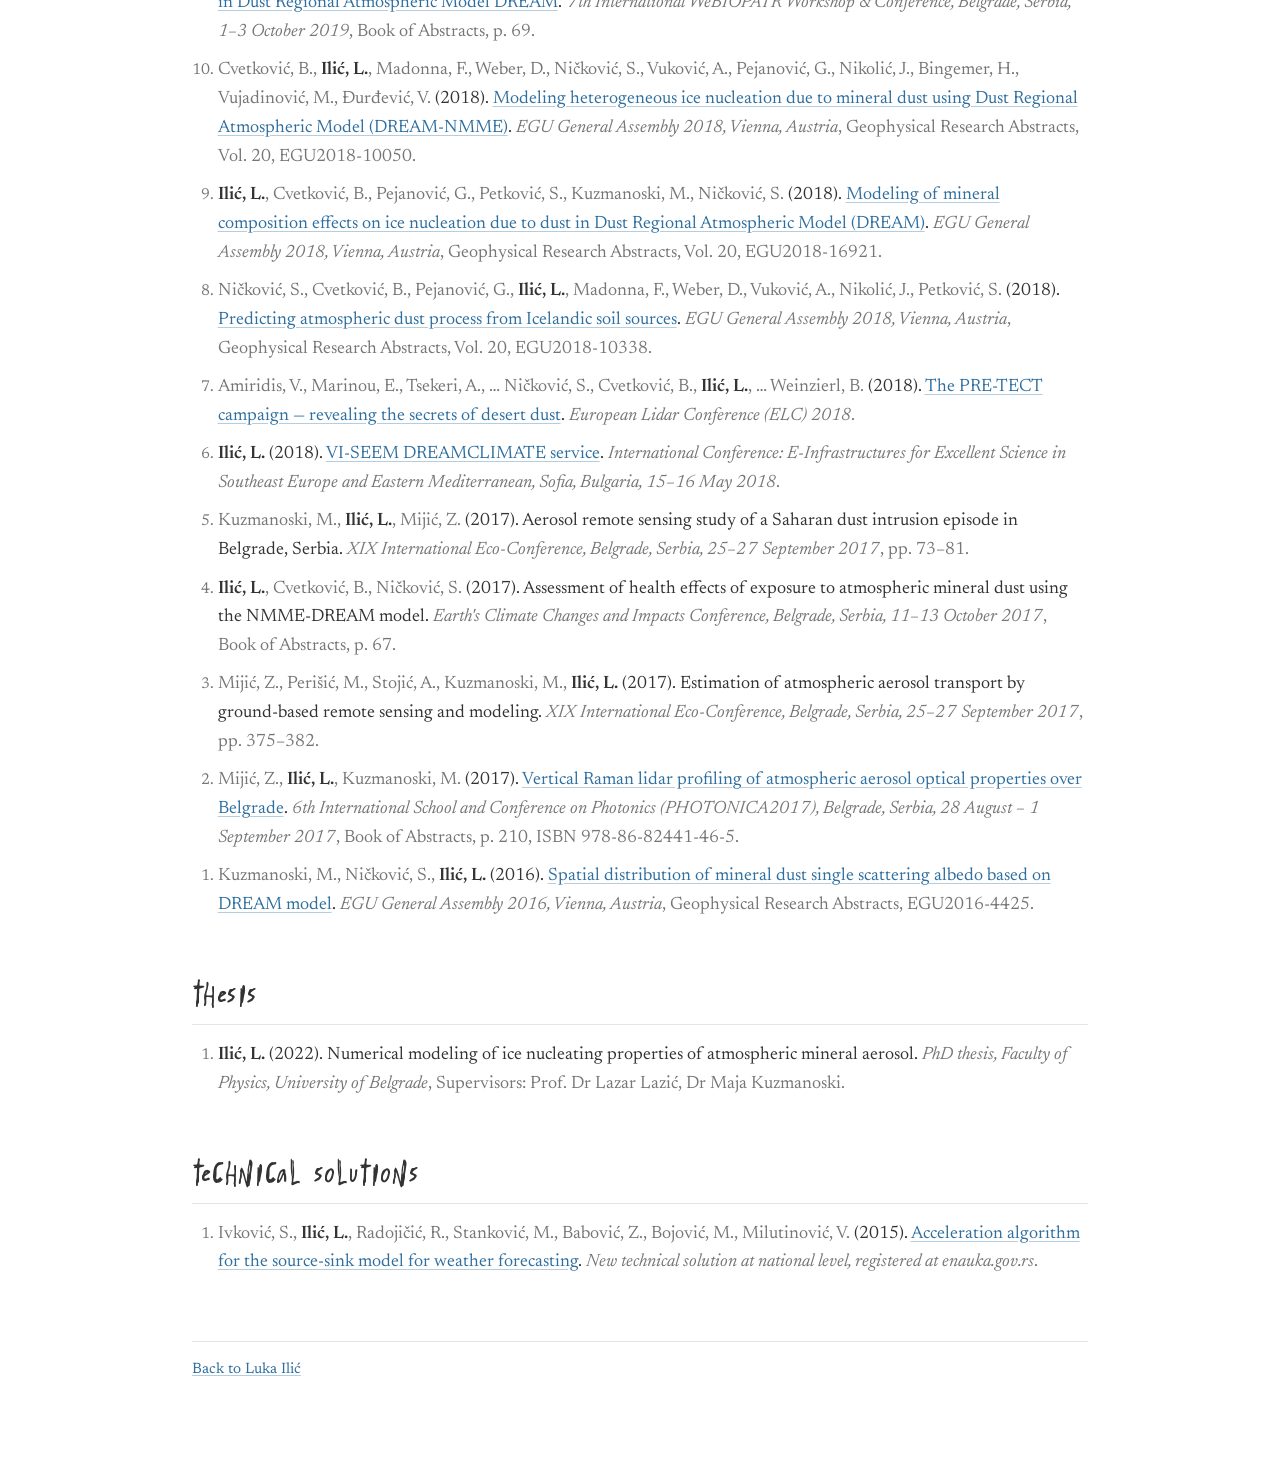
<file: publications.html>
<!doctype html>
<html lang="en">
<head>
<meta charset="utf-8">
<meta name="viewport" content="width=device-width, initial-scale=1">
<title>Publications — Luka Ilić</title>
<meta name="description" content="Complete list of 75 publications by Luka Ilić.">
<link rel="canonical" href="https://atmosphericdust.com/publications.html">
<link rel="preconnect" href="https://fonts.googleapis.com">
<link rel="preconnect" href="https://fonts.gstatic.com" crossorigin>
<link href="https://fonts.googleapis.com/css2?family=Newsreader:ital,opsz,wght@0,6..72,400;0,6..72,600;1,6..72,400&amp;display=swap" rel="stylesheet">
<link rel="stylesheet" href="assets/style.css">
</head>
<body>

<a href="index.html"><img class="logo" src="assets/images/logo.png" alt="Atmospheric Dust"></a>
<h1>Publications</h1>
<p class="toplinks"><a href="index.html">&#8592; Luka Ilić</a> ·
<a href="publications.bib">BibTeX</a> ·
<a href="https://orcid.org/0000-0003-2933-9801">ORCID</a></p>
<p class="jump">75 items: 15 papers, 1 book chapter, 18 CAMS reports, 9 conference papers, 30 conference abstracts, 1 thesis, 1 technical solution.</p>
<p class="jump">Jump to: <a href="#papers">Papers</a> | <a href="#book-chapters">Book chapters</a> | <a href="#reports">CAMS reports</a> | <a href="#conference-papers">Conference papers</a> | <a href="#conference-abstracts">Conference abstracts</a> | <a href="#thesis">Thesis</a> | <a href="#technical-solutions">Technical solutions</a></p>

<h2 id="papers">Papers</h2>
<ol class="pubs" reversed><li><span class="authors">Eskes, H., Tsikerdekis, A., Benedictow, A., … <strong>Ilić, L.</strong>, … Peuch, V.-H.</span> (2024). <a href="https://doi.org/10.5194/acp-24-9475-2024">Technical note: Evaluation of the Copernicus Atmosphere Monitoring Service Cy48R1 upgrade of June 2023</a>.<span class="extra"> <em>Atmospheric Chemistry and Physics</em>, 24, 9475–9514.</span></li><li><span class="authors">Mijić, Z., <strong>Ilić, L.</strong>, Kuzmanoski, M.</span> (2023). <a href="https://doi.org/10.31577/caosp.2023.53.3.163">Data quality assurance for atmospheric probing and modeling: characterization of Belgrade Raman lidar station</a>.<span class="extra"> <em>Contributions of the Astronomical Observatory Skalnaté Pleso</em>, 53(3), 163–175.</span></li><li><span class="authors">Nickovic, S., Petković, S., <strong>Ilić, L.</strong>, Pejanović, G., Mijić, Z., Huete, A., Marks, G.</span> (2023). <a href="https://doi.org/10.1016/j.scitotenv.2022.160879">Prediction of airborne pollen and sub-pollen particles for thunderstorm asthma outbreaks assessment</a>.<span class="extra"> <em>Science of the Total Environment</em>, 864, 160879.</span></li><li><span class="authors">Barreto, Á., Cuevas, E., García, R. D., Carrillo, J., Prospero, J. M., <strong>Ilić, L.</strong>, Basart, S., Berjón, A. J., Marrero, C. L., Hernández, Y., Bustos, J. J., Ničković, S., Yela, M.</span> (2022). <a href="https://doi.org/10.5194/acp-22-739-2022">Long-term characterisation of the vertical structure of the Saharan Air Layer over the Canary Islands using lidar and radiosonde profiles: implications for radiative and cloud processes over the subtropical Atlantic Ocean</a>.<span class="extra"> <em>Atmospheric Chemistry and Physics</em>, 22, 739–763.</span></li><li><span class="authors"><strong>Ilić, L.</strong>, Jovanović, A., Kuzmanoski, M., Lazić, L., Madonna, F., Rosoldi, M., Mytilinaios, M., Marinou, E., Ničković, S.</span> (2022). <a href="https://doi.org/10.1029/2021JD035093">Mineralogy sensitive immersion freezing parameterization in DREAM</a>.<span class="extra"> <em>Journal of Geophysical Research: Atmospheres</em>, 127, e2021JD035093.</span></li><li><span class="authors"><strong>Ilić, L.</strong>, Kuzmanoski, M., Kolarž, P., Nina, A., Srećković, V., Mijić, Z., Bajčetić, J., Andrić, M.</span> (2018). <a href="https://doi.org/10.1016/j.jastp.2017.10.001">Changes of atmospheric properties over Belgrade, observed using remote sensing and in situ methods during the partial solar eclipse of 20 March 2015</a>.<span class="extra"> <em>Journal of Atmospheric and Solar-Terrestrial Physics</em>, 171, 250–259.</span></li><li><span class="authors">Vudragović, D., <strong>Ilić, L.</strong>, Jovanović, P., Nickovic, S., Bogojević, A., Balaž, A.</span> (2018). <a href="https://doi.org/10.12694/scpe.v19i2.1396">VI-SEEM DREAMCLIMATE service</a>.<span class="extra"> <em>Scalable Computing: Practice and Experience</em>, 19(2), 215–221.</span></li><li><span class="authors">Granados-Muñoz, M. J., Navas-Guzmán, F., … <strong>Ilić, L.</strong>, … Ničković, S., … Vuković, A., … Alados-Arboledas, L.</span> (2016). <a href="https://doi.org/10.5194/acp-16-7043-2016">Profiling of aerosol microphysical properties at several EARLINET/AERONET sites during the July 2012 ChArMEx/EMEP campaign</a>.<span class="extra"> <em>Atmospheric Chemistry and Physics</em>, 16, 7043–7066.</span></li><li><span class="authors">Lazić, L., Aničić Urošević, M., Mijić, Z., Vuković, G., <strong>Ilić, L.</strong></span> (2016). <a href="https://doi.org/10.1016/j.atmosenv.2016.07.008">Traffic contribution to air pollution in urban street canyons: integrated application of the OSPM, moss biomonitoring and spectral analysis</a>.<span class="extra"> <em>Atmospheric Environment</em>, 141, 347–360.</span></li><li><span class="authors">Binietoglou, I., Basart, S., … <strong>Ilić, L.</strong>, … Pejanović, G., … Vuković, A., … Wagner, J.</span> (2015). <a href="https://doi.org/10.5194/amt-8-3577-2015">A methodology for investigating dust model performance using synergistic EARLINET/AERONET dust concentration retrievals</a>.<span class="extra"> <em>Atmospheric Measurement Techniques</em>, 8, 3577–3600.</span></li><li><span class="authors">Stojić, A., Stanišić Stojić, S., Šoštarić, A., <strong>Ilić, L.</strong>, Mijić, Z., Rajšić, S.</span> (2015). <a href="https://doi.org/10.1007/s11356-015-4540-5">Characterization of VOC sources in an urban area based on PTR-MS measurements and receptor modelling</a>.<span class="extra"> <em>Environmental Science and Pollution Research</em>, 22, 13137–13152.</span></li><li><span class="authors">Lazić, L., Pejanović, G., Živković, M., <strong>Ilić, L.</strong></span> (2014). <a href="https://doi.org/10.1016/j.energy.2014.06.056">Improved wind forecasts for wind power generation using the Eta model and MOS (Model Output Statistics) method</a>.<span class="extra"> <em>Energy</em>, 73, 567–574.</span></li><li><span class="authors">Papayannis, A., Nicolae, D., Kokkalis, P., Binietoglou, I., Talianu, C., Belegante, L., Tsaknakis, G., Cazacu, M. M., Vetres, I., <strong>Ilić, L.</strong></span> (2014). <a href="https://doi.org/10.1016/j.scitotenv.2014.08.101">Optical, size and mass properties of mixed type aerosols in Greece and Romania as observed by synergy of lidar and sunphotometers in combination with model simulations: a case study</a>.<span class="extra"> <em>Science of the Total Environment</em>, 500–501, 277–294.</span></li><li><span class="authors">Ivković, S., <strong>Ilić, L.</strong>, Stanković, M., Radojičić, R., Babović, Z.</span> (2013). <a href="https://vipsi.org/ipsi/journals/journals/papers/tir/2013july/tir2013july.pdf#page=30">Source-sink model</a>.<span class="extra"> <em>IPSI Transactions on Internet Research</em>, 9(2), 28–33.</span></li><li><span class="authors">Kotroni, V., Floros, E., Lagouvardos, K., Pejanović, G., <strong>Ilić, L.</strong>, Živković, M.</span> (2010). <a href="https://doi.org/10.1007/s12145-010-0071-2">Multi-model multi-analysis ensemble weather forecasting on the grid for the South Eastern Mediterranean Region</a>.<span class="extra"> <em>Earth Science Informatics</em>, 3, 209–218.</span></li></ol>

<h2 id="book-chapters">Book chapters</h2>
<ol class="pubs" reversed><li><span class="authors">Stojić, A., Stanišić Stojić, S., Mijić, Z., <strong>Ilić, L.</strong>, Tomašević, M., Todorović, M., Perišić, M.</span> (2015). <a href="https://novapublishers.com/shop/urban-and-built-environments-sustainable-development-health-implications-and-challenges/">Comprehensive analysis of VOC emission sources in Belgrade urban area</a>.<span class="extra"> <em>Urban and Built Environments: Sustainable Development, Health Implications and Challenges (ed. A. Cohen), Nova Science Publishers, New York</em>, pp. 55–87, ISBN 978-1-63483-117-8.</span></li></ol>

<h2 id="reports">CAMS reports</h2>
<ol class="pubs" reversed><li><span class="authors">Eskes, H. J., Bennouna, Y., … <strong>Ilić, L.</strong>, et al.</span> (2025). <a href="https://doi.org/10.24380/9EBQ-Z7G6">Observations used for the validation of the CAMS global products</a>.<span class="extra"> <em>Copernicus Atmosphere Monitoring Service</em>.</span></li><li><span class="authors">Blake, L., Arola, A., … <strong>Ilić, L.</strong>, et al.</span> (2025). <a href="https://doi.org/10.24380/VV0T-8TCG">Validation report for the CAMS global reanalyses of aerosol and reactive trace gases, years 2003–2024</a>.<span class="extra"> <em>Copernicus Atmosphere Monitoring Service</em>.</span></li><li><span class="authors">Pison, I., Arola, A., … <strong>Ilić, L.</strong>, et al.</span> (2025). <a href="https://doi.org/10.24380/0HT6-PUMV">Validation report of the CAMS near-real-time global atmospheric composition service, period December 2024 – February 2025</a>.<span class="extra"> <em>Copernicus Atmosphere Monitoring Service</em>.</span></li><li><span class="authors"><strong>Ilić, L.</strong>, Arola, A., et al.</span> (2025). <a href="https://doi.org/10.24380/PWZ3-Y1G4">Validation report of the CAMS near-real-time global atmospheric composition service, period September – November 2024</a>.<span class="extra"> <em>Copernicus Atmosphere Monitoring Service</em>.</span></li><li><span class="authors">Eskes, H. J., Bennouna, Y., … <strong>Ilić, L.</strong>, et al.</span> (2024). Observations used for the validation of the CAMS global products.<span class="extra"> <em>Copernicus Atmosphere Monitoring Service</em>.</span></li><li><span class="authors">Eskes, H. J., Tsikerdekis, A., … <strong>Ilić, L.</strong>, et al.</span> (2024). Upgrade verification note: Cy49R1 upgrade of 12 November 2024.<span class="extra"> <em>Copernicus Atmosphere Monitoring Service</em>.</span></li><li><span class="authors">Langerock, B., Arola, A., … <strong>Ilić, L.</strong>, et al.</span> (2024). <a href="https://doi.org/10.24380/G8H7-KD21">Validation report for the CAMS global reanalyses of aerosol and reactive trace gases, years 2003–2023</a>.<span class="extra"> <em>Copernicus Atmosphere Monitoring Service</em>.</span></li><li><span class="authors">Bouarar, I., Arola, A., … <strong>Ilić, L.</strong>, et al.</span> (2024). Validation report of the CAMS near-real-time global atmospheric composition service, period December 2023 – February 2024.<span class="extra"> <em>Copernicus Atmosphere Monitoring Service</em>.</span></li><li><span class="authors">Errera, Q., Arola, A., … <strong>Ilić, L.</strong>, et al.</span> (2024). <a href="https://doi.org/10.24380/LVEG-2ARX">Validation report of the CAMS near-real-time global atmospheric composition service, period June – August 2024</a>.<span class="extra"> <em>Copernicus Atmosphere Monitoring Service</em>.</span></li><li><span class="authors">Kapsomenakis, J., Arola, A., … <strong>Ilić, L.</strong>, et al.</span> (2024). Validation report of the CAMS near-real-time global atmospheric composition service, period March – May 2024.<span class="extra"> <em>Copernicus Atmosphere Monitoring Service</em>.</span></li><li><span class="authors">Eskes, H. J., Bennouna, Y., … <strong>Ilić, L.</strong>, et al.</span> (2023). Observations used for the validation of the CAMS global products.<span class="extra"> <em>Copernicus Atmosphere Monitoring Service</em>.</span></li><li><span class="authors">Eskes, H. J., Tsikerdekis, A., … <strong>Ilić, L.</strong>, et al.</span> (2023). <a href="https://doi.org/10.24380/RZG1-8F3L">Upgrade verification note for the CAMS near-real-time global atmospheric composition service: evaluation of the e-suite for the CAMS Cy48R1 upgrade of 27 June 2023</a>.<span class="extra"> <em>Copernicus Atmosphere Monitoring Service</em>.</span></li><li><span class="authors">Bennouna, Y., Arola, A., … <strong>Ilić, L.</strong>, et al.</span> (2023). <a href="https://doi.org/10.24380/1RX8-MWI7">Validation report for the CAMS global reanalyses of aerosol and reactive trace gases, years 2003–2022</a>.<span class="extra"> <em>Copernicus Atmosphere Monitoring Service</em>.</span></li><li><span class="authors">Benedictow, A., Arola, A., … <strong>Ilić, L.</strong>, et al.</span> (2023). Validation report of the CAMS near-real-time global atmospheric composition service, period December 2022 – February 2023.<span class="extra"> <em>Copernicus Atmosphere Monitoring Service</em>.</span></li><li><span class="authors">Kouyate, M., Arola, A., … <strong>Ilić, L.</strong>, et al.</span> (2023). Validation report of the CAMS near-real-time global atmospheric composition service, period June – August 2023.<span class="extra"> <em>Copernicus Atmosphere Monitoring Service</em>.</span></li><li><span class="authors">Pitkänen, M. R. A., Benedictow, A., … <strong>Ilić, L.</strong>, et al.</span> (2023). Validation report of the CAMS near-real-time global atmospheric composition service, period March – May 2023.<span class="extra"> <em>Copernicus Atmosphere Monitoring Service</em>.</span></li><li><span class="authors">Warneke, T., Arola, A., … <strong>Ilić, L.</strong>, et al.</span> (2023). Validation report of the CAMS near-real-time global atmospheric composition service, period September – November 2023.<span class="extra"> <em>Copernicus Atmosphere Monitoring Service</em>.</span></li><li><span class="authors">Schoenhardt, A., Arola, A., … <strong>Ilić, L.</strong>, et al.</span> (2022). Validation report of the CAMS near-real-time global atmospheric composition service, period September – November 2022.<span class="extra"> <em>Copernicus Atmosphere Monitoring Service</em>.</span></li></ol>

<h2 id="conference-papers">Conference papers</h2>
<ol class="pubs" reversed><li><span class="authors">Ničković, S., <strong>Ilić, L.</strong>, Petković, S., Pejanović, G., Huete, A., Mijić, Z.</span> (2023). <a href="https://mibor.rs/wp-content/uploads/2023/06/Proceeding%20EcoTER23.pdf">Novel approach in airborne pollen dispersion modelling</a>.<span class="extra"> <em>30th International Conference Ecological Truth and Environmental Research (EcoTER&#x27;23), Serbia, 20–23 June 2023</em>, Proceedings, pp. 306–311, ISBN 978-86-6305-137-9.</span></li><li><span class="authors">Mijić, Z., Ničković, S., <strong>Ilić, L.</strong>, Petković, S., Pejanović, G., Huete, A.</span> (2023). <a href="http://www.tfzr.uns.ac.rs/icpae/conference%20program/!Zbornik%20ICPAE2023!.pdf">Recent progress and new approach in numerical modelling of airborne sub-pollen particles</a>.<span class="extra"> <em>II International Conference on Physical Aspects of Environment (ICPAE2023), Zrenjanin, Serbia, 24–26 August 2023</em>, Proceedings, pp. 48–52, ISBN 978-86-7672-366-9.</span></li><li><span class="authors">Ničković, S., <strong>Ilić, L.</strong>, Petković, S., Pejanović, G., Huete, A., Mijić, Z.</span> (2022). <a href="http://www.tfzr.uns.ac.rs/icpae/conference%20program/ICPAE2022.pdf">Physically based numerical model for pollen forecast</a>.<span class="extra"> <em>International Conference on Physical Aspects of Environment (ICPAE2022), Zrenjanin, Serbia, 31 March – 2 April 2022</em>, Proceedings, pp. 189–194, ISBN 978-86-7672-354-6.</span></li><li><span class="authors">Mijić, Z., Kuzmanoski, M., <strong>Ilić, L.</strong></span> (2022). <a href="http://www.tfzr.uns.ac.rs/icpae/conference%20program/ICPAE2022.pdf">Remote sensing of tropospheric aerosols: experience from Belgrade Raman lidar station</a>.<span class="extra"> <em>International Conference on Physical Aspects of Environment (ICPAE2022), Zrenjanin, Serbia, 31 March – 2 April 2022</em>, Proceedings, ISBN 978-86-7672-354-6.</span></li><li><span class="authors">Mijić, Z., Kuzmanoski, M., <strong>Ilić, L.</strong>, Kovačević, A., Vasiljević, D.</span> (2022). <a href="http://servo.aob.rs/eeditions/CDS/Workshops/Spectroscopy_4/papers/31.pdf">Review of atmospheric aerosol optical properties profiling and lidar station activities in Serbia</a>.<span class="extra"> <em>IV Meeting on Astrophysical Spectroscopy — A&amp;M DATA — Atmosphere, Fruška Gora, Serbia, 30 May – 2 June 2022</em>, Book of Abstracts and Contributed Papers, p. 89.</span></li><li><span class="authors">Kuzmanoski, M., <strong>Ilić, L.</strong>, Todorović, M., Mijić, Z.</span> (2017). <a href="https://www.vin.bg.ac.rs/webiopatr/2025/wp-content/uploads/2023/10/WEBIOPATR_2017_Proceedings1.pdf">A study of a dust intrusion event over Belgrade, Serbia</a>.<span class="extra"> <em>6th International WeBIOPATR Workshop &amp; Conference, Belgrade, Serbia, 6–8 September 2017</em>, Proceedings, pp. 103–108, ISBN 978-86-7306-152-8.</span></li><li><span class="authors">Mijić, Z., Perišić, M., <strong>Ilić, L.</strong>, Stojić, A., Kuzmanoski, M.</span> (2017). Air mass transport over Balkan region identified by atmospheric modeling and aerosol lidar technique.<span class="extra"> <em>49th International October Conference on Mining and Metallurgy, Bor, Serbia, 18–21 October 2017</em>, Proceedings, pp. 69–72, ISBN 978-86-6305-066-2.</span></li><li><span class="authors">Mijić, Z., <strong>Ilić, L.</strong>, Kuzmanoski, M.</span> (2017). Raman lidar for atmospheric aerosol profiling in Serbia.<span class="extra"> <em>49th International October Conference on Mining and Metallurgy, Bor, Serbia, 18–21 October 2017</em>, Proceedings, pp. 65–68, ISBN 978-86-6305-066-2.</span></li><li><span class="authors"><strong>Ilić, L.</strong>, Kuzmanoski, M., Mijić, Z.</span> (2015). <a href="https://www.vin.bg.ac.rs/webiopatr/2025/wp-content/uploads/2023/10/WeBIOPATR2015_Proceedings-1.pdf">Planetary boundary layer and elevated aerosol layer height retrieval from lidar signal in Belgrade</a>.<span class="extra"> <em>5th International WeBIOPATR Workshop &amp; Conference, Belgrade, Serbia, 14–16 October 2015</em>, Proceedings, pp. 77–84.</span></li></ol>

<h2 id="conference-abstracts">Conference abstracts</h2>
<ol class="pubs" reversed><li><span class="authors"><strong>Ilić, L.</strong>, Obiso, V., Gonçalves Ageitos, M., Li, L., Mahowald, N. M., Miller, R. L., Ginoux, P., Song, Q., Brodrick, P. G., Thompson, D. R., Clark, R. N., Ehlmann, B. L., Okin, G. S., Zhou, B., Kalashnikova, O., Green, R. O., Pérez García-Pando, C.</span> (2026). Sensitivity of dust absorption to regionally and size-resolved mineralogy in MONARCH.<span class="extra"> <em>WRF-Chem European Workshop, Rijeka, Croatia, 12–14 May 2026</em>.</span></li><li><span class="authors"><strong>Ilić, L.</strong>, Mijić, Z., Petković, S., Pejanović, G., Huete, A., Ničković, S.</span> (2026). Toward a globally transferable numerical pollen forecasting system: advancing DREAM-POLL for multi-region pollen prediction.<span class="extra"> <em>WRF-Chem European Workshop, Rijeka, Croatia, 12–14 May 2026</em>.</span></li><li><span class="authors"><strong>Ilić, L.</strong>, Obiso, V., Gonçalves Ageitos, M., Li, L., Mahowald, N. M., Miller, R. L., Ginoux, P., Song, Q., Brodrick, P. G., Thompson, D. R., Clark, R. N., Ehlmann, B. L., Okin, G. S., Zhou, B., Kalashnikova, O., Green, R. O., Pérez García-Pando, C.</span> (2025). <a href="https://aerocom.met.no/events/aerocom2025">Dust absorption sensitivity to mineralogy in the MONARCH model</a>.<span class="extra"> <em>24th AeroCom / 13th AeroSat Workshop, Institut Pascal, Université Paris-Saclay, France, 13–17 October 2025</em>.</span></li><li><span class="authors">Gilè, C., Emili, E., Escribano, J., <strong>Ilić, L.</strong>, Jorba Casellas, O., Pérez García-Pando, C.</span> (2025). <a href="https://doi.org/10.5194/egusphere-egu25-9052">Evaluating the MONARCH model with lidar data: a step toward improving global dust surface concentrations</a>.<span class="extra"> <em>EGU General Assembly 2025, Vienna, Austria, 27 April – 2 May 2025</em>, EGU25-9052.</span></li><li><span class="authors">Obiso, V., Gonçalves Ageitos, M., <strong>Ilić, L.</strong>, Jorba, O., Sousse, R., Li, L., Mahowald, N. M., Miller, R. L., Ginoux, P., Song, Q., Brodrick, P. G., Thompson, D. R., Clark, R. N., Ehlmann, B. L., Okin, G. S., Zhou, B., Kalashnikova, O., Green, R. O., Pérez García-Pando, C.</span> (2025). <a href="https://aerocom.met.no/events/aerocom2025">Improved assessment of shortwave absorption by dust aerosols</a>.<span class="extra"> <em>24th AeroCom / 13th AeroSat Workshop, Institut Pascal, Université Paris-Saclay, France, 13–17 October 2025</em>.</span></li><li><span class="authors"><strong>Ilić, L.</strong>, Obiso, V., Gonçalves Ageitos, M., Li, L., Mahowald, N. M., Miller, R. L., Ginoux, P., Song, Q., Brodrick, P. G., Thompson, D. R., Clark, R. N., Ehlmann, B. L., Okin, G. S., Zhou, B., Kalashnikova, O., Green, R. O., Pérez García-Pando, C.</span> (2025). <a href="https://agu.confex.com/agu/agu25/meetingapp.cgi/Paper/1941813">The role of soil mineralogy atlas and iron oxide mixing assumptions upon global and regional dust radiative effects in the MONARCH model</a>.<span class="extra"> <em>AGU Fall Meeting 2025, New Orleans, LA, 15–19 December 2025</em>, id. A41M-2201.</span></li><li><span class="authors">Mijić, Z. R., Kuzmanoski, M., <strong>Ilić, L.</strong></span> (2023). <a href="http://asspectro2023.ipb.ac.rs/AsSpectro2023_book.pdf">Data quality assurance and characterization of Belgrade Raman lidar station</a>.<span class="extra"> <em>V Meeting on Astrophysical Spectroscopy — A&amp;M DATA — Astronomy &amp; Earth Observations, Palić, Serbia, 12–15 September 2023</em>, Book of Abstracts and Contributed Papers, p. 73, ISBN 978-86-82441-61-8.</span></li><li><span class="authors">Costa-Surós, M., Gonçalves, M., Chatziparaschos, M., Georgakaki, P., <strong>Ilić, L.</strong>, Montane, G., Myriokefalitakis, S., van Noije, T., Le Sager, P., Kanakidou, M., Nenes, A., Pérez García-Pando, C.</span> (2023). <a href="https://doi.org/10.5194/egusphere-egu23-13040">New aerosol-sensitive heterogeneous ice nucleation parameterization in the EC-Earth3 Earth system model: evaluation and climate response</a>.<span class="extra"> <em>EGU General Assembly 2023, Vienna, Austria, 23–28 April 2023</em>, EGU23-13040.</span></li><li><span class="authors">Klose, M., Pérez García-Pando, C. and the J-WADI Team (incl. <strong>Ilić, L.</strong>)</span> (2023). <a href="https://doi.org/10.5194/egusphere-egu23-8286">The Jordan Wind erosion And Dust Investigation (J-WADI)</a>.<span class="extra"> <em>EGU General Assembly 2023, Vienna, Austria, 24–28 April 2023</em>, EGU23-8286.</span></li><li><span class="authors">Barreto, Á., Cuevas, E., García, R. D., Carillo, J., Prospero, J. M., <strong>Ilić, L.</strong>, Basart, S., Berjón, A., Marrero, C. L., Hernández, Y., Bustos, J. J., Ničković, S., Yela, M.</span> (2022). <a href="https://irs2022.org/">Long-term characterization of the Saharan Air Layer (SAL) in a North Atlantic subtropical site</a>.<span class="extra"> <em>International Radiation Symposium 2022, Thessaloniki, Greece, 4–8 July 2022</em>.</span></li><li><span class="authors">Kuzmanoski, M., <strong>Ilić, L.</strong>, Ničković, S.</span> (2022). <a href="https://indico.bpu11.info/event/1/contributions/139/">Mineral dust single scattering albedo and radiative effects based on DREAM model</a>.<span class="extra"> <em>11th International Conference of the Balkan Physical Union (BPU11), Belgrade, Serbia, 28 August – 1 September 2022</em>.</span></li><li><span class="authors">Kuzmanoski, M., <strong>Ilić, L.</strong>, Ničković, S.</span> (2022). <a href="http://servo.aob.rs/eeditions/CDS/Workshops/Spectroscopy_4/papers/06.pdf">Spatial variability of mineral dust single scattering albedo based on DREAM model</a>.<span class="extra"> <em>IV Meeting on Astrophysical Spectroscopy — A&amp;M DATA — Atmosphere, Fruška Gora, Serbia, 30 May – 2 June 2022</em>, Book of Abstracts and Contributed Papers, p. 21.</span></li><li><span class="authors"><strong>Ilić, L.</strong>, Gonçalves, M., Obiso, V., Miller, R. L., Escribano, J., Klose, M., Jorba, O., Pérez García-Pando, C.</span> (2022). <a href="https://agu.confex.com/agu/fm22/meetingapp.cgi/Paper/1143201">The role of soil mineralogy atlas and iron oxide mixing assumptions upon global and regional dust radiative effects in the MONARCH model</a>.<span class="extra"> <em>AGU Fall Meeting 2022, Chicago, IL, 12–16 December 2022</em>, id. A55O-1321.</span></li><li><span class="authors">Ničković, S., <strong>Ilić, L.</strong>, Petković, S., Pejanović, G., Huete, A., Mijić, Z.</span> (2021). <a href="https://www.vin.bg.ac.rs/webiopatr/media/WeBIOPATR2021_Book_of_Abstracts.pdf">A numerical model for pollen prediction: thunderstorm asthma case study</a>.<span class="extra"> <em>8th International WeBIOPATR Workshop &amp; Conference, Belgrade, Serbia, 29 November – 1 December 2021</em>, Book of Abstracts, p. 37, ISBN 978-86-7306-164-1.</span></li><li><span class="authors">Mijić, Z., Kuzmanoski, M., <strong>Ilić, L.</strong></span> (2021). <a href="https://www.vin.bg.ac.rs/webiopatr/media/WeBIOPATR2021_Book_of_Abstracts.pdf">A study on tropospheric aerosols change during the COVID-19 lockdown period: experience from EARLINET measurement campaign</a>.<span class="extra"> <em>8th International WeBIOPATR Workshop &amp; Conference, Belgrade, Serbia, 29 November – 1 December 2021</em>, Book of Abstracts, p. 54, ISBN 978-86-7306-164-1.</span></li><li><span class="authors"><strong>Ilić, L.</strong>, Marinou, E., Jovanović, A., Kuzmanoski, M., Ničković, S.</span> (2021). <a href="https://doi.org/10.5194/egusphere-egu21-7754">Ice nucleating particle concentrations in Dust Regional Atmospheric Model (DREAM) — going one step further</a>.<span class="extra"> <em>EGU General Assembly 2021</em>, EGU21-7754.</span></li><li><span class="authors"><strong>Ilić, L.</strong>, Cvetković, B., Pejanović, G., Petković, S., Kuzmanoski, M., Ničković, S.</span> (2020). <a href="https://doi.org/10.5194/egusphere-egu2020-15857">Mineralogy sensitive ice nucleation parameterizations in Dust Regional Atmospheric Model (DREAM)</a>.<span class="extra"> <em>EGU General Assembly 2020</em>, EGU2020-15857.</span></li><li><span class="authors">Mijić, Z., Jovanović, A., Kuzmanoski, M., <strong>Ilić, L.</strong></span> (2019). <a href="https://vin.bg.ac.rs/webiopatr/2019/">A climatology of satellite derived aerosol optical depth over Belgrade region, Serbia</a>.<span class="extra"> <em>7th International WeBIOPATR Workshop &amp; Conference, Belgrade, Serbia, 1–3 October 2019</em>, Book of Abstracts, p. 74, ISBN 978-86-83069-56-9.</span></li><li><span class="authors">Jovanović, A., <strong>Ilić, L.</strong>, Kuzmanoski, M., Mijić, Z.</span> (2019). <a href="https://vin.bg.ac.rs/webiopatr/2019/">Case study of the vertical distribution of Saharan dust over Belgrade</a>.<span class="extra"> <em>7th International WeBIOPATR Workshop &amp; Conference, Belgrade, Serbia, 1–3 October 2019</em>, Book of Abstracts, p. 80, ISBN 978-86-83069-56-9.</span></li><li><span class="authors"><strong>Ilić, L.</strong>, Jovanović, A., Kuzmanoski, M., Ničković, S.</span> (2019). <a href="https://www.vin.bg.ac.rs/webiopatr/2025/wp-content/uploads/2023/10/WEBIOPATR2019_Book_Of_Abstracts-1.pdf">Modeling of immersion freezing initiation of mineral dust in Dust Regional Atmospheric Model DREAM</a>.<span class="extra"> <em>7th International WeBIOPATR Workshop &amp; Conference, Belgrade, Serbia, 1–3 October 2019</em>, Book of Abstracts, p. 69.</span></li><li><span class="authors">Cvetković, B., <strong>Ilić, L.</strong>, Madonna, F., Weber, D., Ničković, S., Vuković, A., Pejanović, G., Nikolić, J., Bingemer, H., Vujadinović, M., Đurđević, V.</span> (2018). <a href="https://meetingorganizer.copernicus.org/EGU2018/EGU2018-10050.pdf">Modeling heterogeneous ice nucleation due to mineral dust using Dust Regional Atmospheric Model (DREAM-NMME)</a>.<span class="extra"> <em>EGU General Assembly 2018, Vienna, Austria</em>, Geophysical Research Abstracts, Vol. 20, EGU2018-10050.</span></li><li><span class="authors"><strong>Ilić, L.</strong>, Cvetković, B., Pejanović, G., Petković, S., Kuzmanoski, M., Ničković, S.</span> (2018). <a href="https://meetingorganizer.copernicus.org/EGU2018/EGU2018-16921.pdf">Modeling of mineral composition effects on ice nucleation due to dust in Dust Regional Atmospheric Model (DREAM)</a>.<span class="extra"> <em>EGU General Assembly 2018, Vienna, Austria</em>, Geophysical Research Abstracts, Vol. 20, EGU2018-16921.</span></li><li><span class="authors">Ničković, S., Cvetković, B., Pejanović, G., <strong>Ilić, L.</strong>, Madonna, F., Weber, D., Vuković, A., Nikolić, J., Petković, S.</span> (2018). <a href="https://meetingorganizer.copernicus.org/EGU2018/EGU2018-10338.pdf">Predicting atmospheric dust process from Icelandic soil sources</a>.<span class="extra"> <em>EGU General Assembly 2018, Vienna, Austria</em>, Geophysical Research Abstracts, Vol. 20, EGU2018-10338.</span></li><li><span class="authors">Amiridis, V., Marinou, E., Tsekeri, A., … Ničković, S., Cvetković, B., <strong>Ilić, L.</strong>, … Weinzierl, B.</span> (2018). <a href="https://www.auth.gr/wp-content/uploads/%CE%A0%CF%81%CF%8C%CE%B3%CF%81%CE%B1%CE%BC%CE%BC%CE%B1-105.pdf">The PRE-TECT campaign — revealing the secrets of desert dust</a>.<span class="extra"> <em>European Lidar Conference (ELC) 2018</em>.</span></li><li><span class="authors"><strong>Ilić, L.</strong></span> (2018). <a href="https://events.grnet.gr/event/64/overview">VI-SEEM DREAMCLIMATE service</a>.<span class="extra"> <em>International Conference: E-Infrastructures for Excellent Science in Southeast Europe and Eastern Mediterranean, Sofia, Bulgaria, 15–16 May 2018</em>.</span></li><li><span class="authors">Kuzmanoski, M., <strong>Ilić, L.</strong>, Mijić, Z.</span> (2017). Aerosol remote sensing study of a Saharan dust intrusion episode in Belgrade, Serbia.<span class="extra"> <em>XIX International Eco-Conference, Belgrade, Serbia, 25–27 September 2017</em>, pp. 73–81.</span></li><li><span class="authors"><strong>Ilić, L.</strong>, Cvetković, B., Ničković, S.</span> (2017). Assessment of health effects of exposure to atmospheric mineral dust using the NMME-DREAM model.<span class="extra"> <em>Earth&#x27;s Climate Changes and Impacts Conference, Belgrade, Serbia, 11–13 October 2017</em>, Book of Abstracts, p. 67.</span></li><li><span class="authors">Mijić, Z., Perišić, M., Stojić, A., Kuzmanoski, M., <strong>Ilić, L.</strong></span> (2017). Estimation of atmospheric aerosol transport by ground-based remote sensing and modeling.<span class="extra"> <em>XIX International Eco-Conference, Belgrade, Serbia, 25–27 September 2017</em>, pp. 375–382.</span></li><li><span class="authors">Mijić, Z., <strong>Ilić, L.</strong>, Kuzmanoski, M.</span> (2017). <a href="http://www.photonica.ac.rs/2017/docs/BookOfAbstracts_14.08.2017.pdf">Vertical Raman lidar profiling of atmospheric aerosol optical properties over Belgrade</a>.<span class="extra"> <em>6th International School and Conference on Photonics (PHOTONICA2017), Belgrade, Serbia, 28 August – 1 September 2017</em>, Book of Abstracts, p. 210, ISBN 978-86-82441-46-5.</span></li><li><span class="authors">Kuzmanoski, M., Ničković, S., <strong>Ilić, L.</strong></span> (2016). <a href="https://meetingorganizer.copernicus.org/EGU2016/EGU2016-4425.pdf">Spatial distribution of mineral dust single scattering albedo based on DREAM model</a>.<span class="extra"> <em>EGU General Assembly 2016, Vienna, Austria</em>, Geophysical Research Abstracts, EGU2016-4425.</span></li></ol>

<h2 id="thesis">Thesis</h2>
<ol class="pubs" reversed><li><span class="authors"><strong>Ilić, L.</strong></span> (2022). Numerical modeling of ice nucleating properties of atmospheric mineral aerosol.<span class="extra"> <em>PhD thesis, Faculty of Physics, University of Belgrade</em>, Supervisors: Prof. Dr Lazar Lazić, Dr Maja Kuzmanoski.</span></li></ol>

<h2 id="technical-solutions">Technical solutions</h2>
<ol class="pubs" reversed><li><span class="authors">Ivković, S., <strong>Ilić, L.</strong>, Radojičić, R., Stanković, M., Babović, Z., Bojović, M., Milutinović, V.</span> (2015). <a href="https://enauka.gov.rs/handle/123456789/317886?locale=en">Acceleration algorithm for the source-sink model for weather forecasting</a>.<span class="extra"> <em>New technical solution at national level, registered at enauka.gov.rs</em>.</span></li></ol>

<footer>
<p><a href="index.html">Back to Luka Ilić</a></p>
</footer>

</body>
</html>
</file>
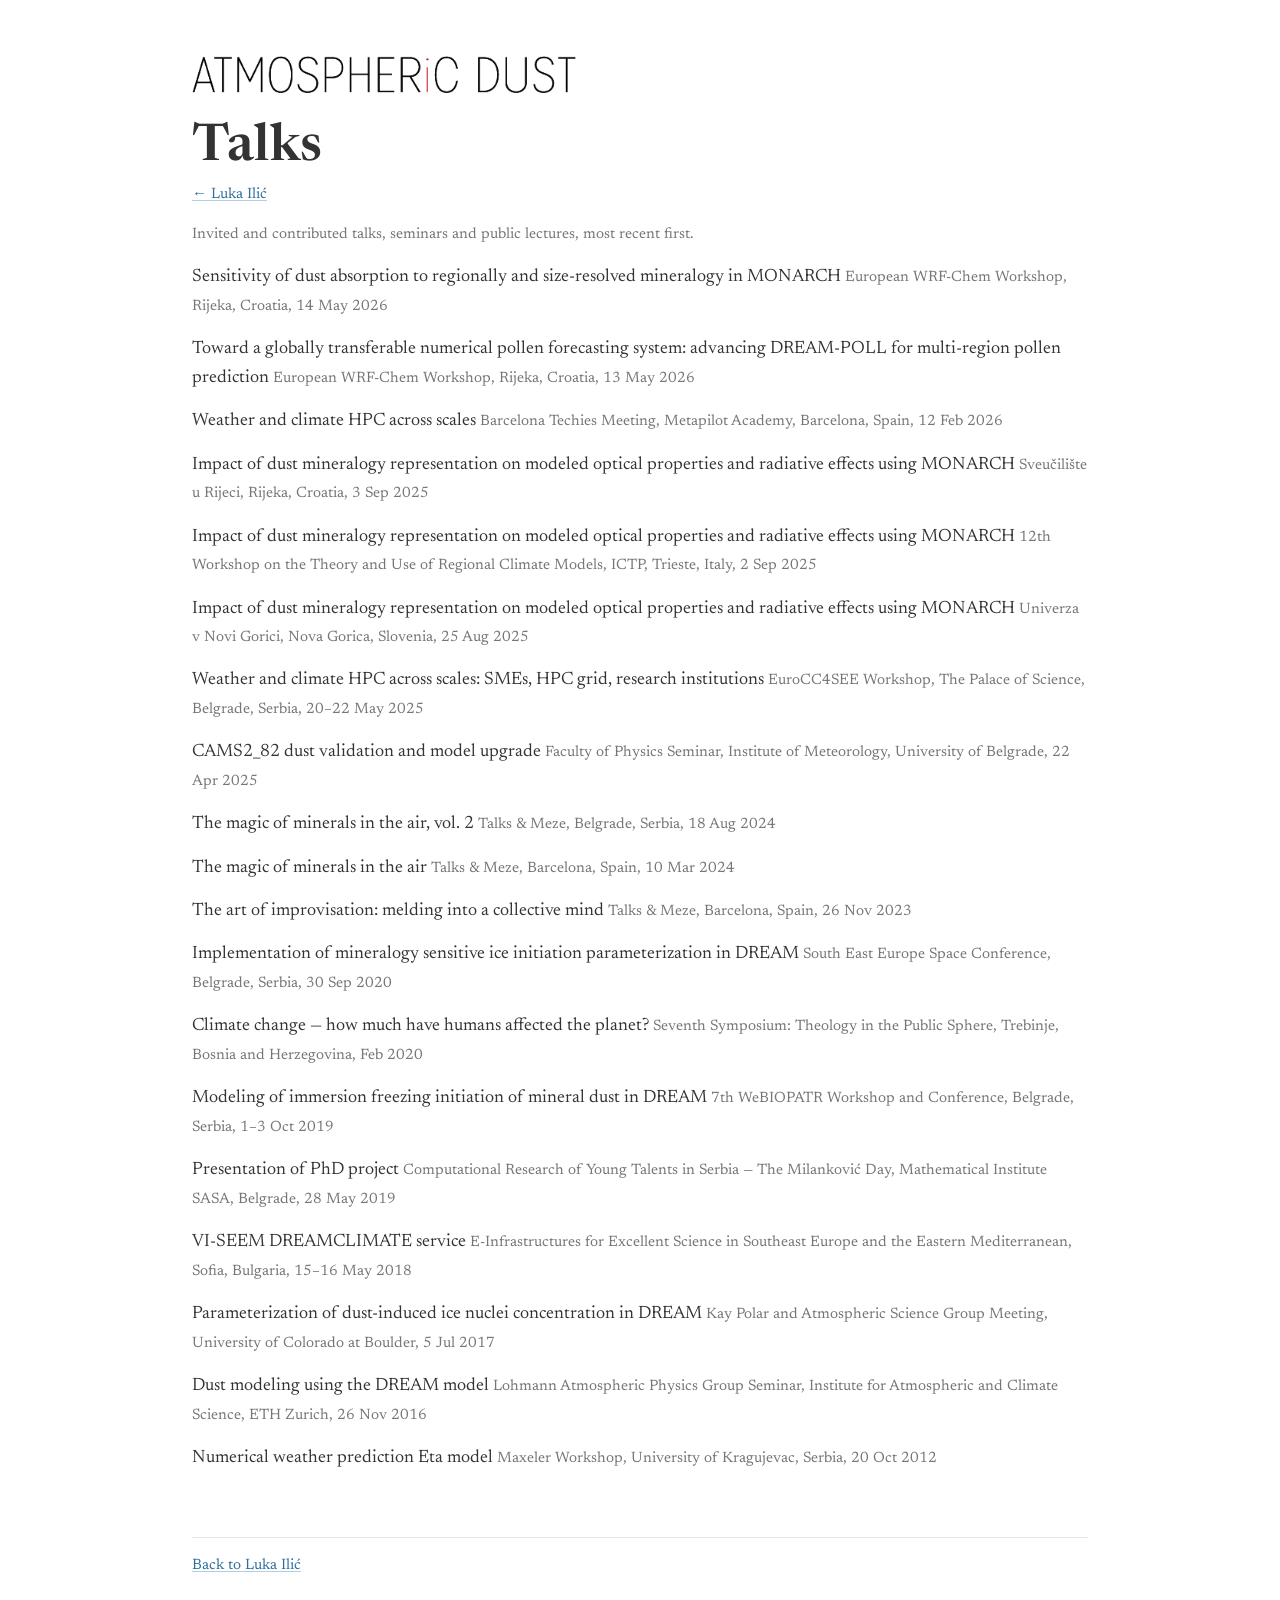
<file: talks.html>
<!doctype html>
<html lang="en">
<head>
<meta charset="utf-8">
<meta name="viewport" content="width=device-width, initial-scale=1">
<title>Talks — Luka Ilić</title>
<meta name="description" content="Invited and contributed talks by Luka Ilić.">
<link rel="canonical" href="https://atmosphericdust.com/talks.html">
<link rel="preconnect" href="https://fonts.googleapis.com">
<link rel="preconnect" href="https://fonts.gstatic.com" crossorigin>
<link href="https://fonts.googleapis.com/css2?family=Newsreader:ital,opsz,wght@0,6..72,400;0,6..72,600;1,6..72,400&amp;display=swap" rel="stylesheet">
<link rel="stylesheet" href="assets/style.css">
</head>
<body>

<img class="logo" src="assets/images/logo.png" alt="Atmospheric Dust">
<h1>Talks</h1>
<p class="toplinks"><a href="index.html">&#8592; Luka Ilić</a></p>
<p class="note">Invited and contributed talks, seminars and public lectures, most recent first.</p>
<ul class="plain"><li>Sensitivity of dust absorption to regionally and size-resolved mineralogy in MONARCH <span class="when">European WRF-Chem Workshop, Rijeka, Croatia, 14 May 2026</span></li><li>Toward a globally transferable numerical pollen forecasting system: advancing DREAM-POLL for multi-region pollen prediction <span class="when">European WRF-Chem Workshop, Rijeka, Croatia, 13 May 2026</span></li><li>Weather and climate HPC across scales <span class="when">Barcelona Techies Meeting, Metapilot Academy, Barcelona, Spain, 12 Feb 2026</span></li><li>Impact of dust mineralogy representation on modeled optical properties and radiative effects using MONARCH <span class="when">Sveučilište u Rijeci, Rijeka, Croatia, 3 Sep 2025</span></li><li>Impact of dust mineralogy representation on modeled optical properties and radiative effects using MONARCH <span class="when">12th Workshop on the Theory and Use of Regional Climate Models, ICTP, Trieste, Italy, 2 Sep 2025</span></li><li>Impact of dust mineralogy representation on modeled optical properties and radiative effects using MONARCH <span class="when">Univerza v Novi Gorici, Nova Gorica, Slovenia, 25 Aug 2025</span></li><li>Weather and climate HPC across scales: SMEs, HPC grid, research institutions <span class="when">EuroCC4SEE Workshop, The Palace of Science, Belgrade, Serbia, 20–22 May 2025</span></li><li>CAMS2_82 dust validation and model upgrade <span class="when">Faculty of Physics Seminar, Institute of Meteorology, University of Belgrade, 22 Apr 2025</span></li><li>The magic of minerals in the air, vol. 2 <span class="when">Talks &amp; Meze, Belgrade, Serbia, 18 Aug 2024</span></li><li>The magic of minerals in the air <span class="when">Talks &amp; Meze, Barcelona, Spain, 10 Mar 2024</span></li><li>The art of improvisation: melding into a collective mind <span class="when">Talks &amp; Meze, Barcelona, Spain, 26 Nov 2023</span></li><li>Implementation of mineralogy sensitive ice initiation parameterization in DREAM <span class="when">South East Europe Space Conference, Belgrade, Serbia, 30 Sep 2020</span></li><li>Climate change — how much have humans affected the planet? <span class="when">Seventh Symposium: Theology in the Public Sphere, Trebinje, Bosnia and Herzegovina, Feb 2020</span></li><li>Modeling of immersion freezing initiation of mineral dust in DREAM <span class="when">7th WeBIOPATR Workshop and Conference, Belgrade, Serbia, 1–3 Oct 2019</span></li><li>Presentation of PhD project <span class="when">Computational Research of Young Talents in Serbia — The Milanković Day, Mathematical Institute SASA, Belgrade, 28 May 2019</span></li><li>VI-SEEM DREAMCLIMATE service <span class="when">E-Infrastructures for Excellent Science in Southeast Europe and the Eastern Mediterranean, Sofia, Bulgaria, 15–16 May 2018</span></li><li>Parameterization of dust-induced ice nuclei concentration in DREAM <span class="when">Kay Polar and Atmospheric Science Group Meeting, University of Colorado at Boulder, 5 Jul 2017</span></li><li>Dust modeling using the DREAM model <span class="when">Lohmann Atmospheric Physics Group Seminar, Institute for Atmospheric and Climate Science, ETH Zurich, 26 Nov 2016</span></li><li>Numerical weather prediction Eta model <span class="when">Maxeler Workshop, University of Kragujevac, Serbia, 20 Oct 2012</span></li></ul>

<footer>
<p><a href="index.html">Back to Luka Ilić</a></p>
</footer>

</body>
</html>
</file>
<file: assets/style.css>
/* atmosphericdust.com — one page, one column. */

@font-face {
  font-family: "Wasted Year";
  src: url("fonts/Wasted-Year-Regular.woff2") format("woff2"),
       url("fonts/Wasted-Year-Regular.woff") format("woff");
  font-weight: 400;
  font-style: normal;
  font-display: swap;
}

:root {
  /* --- the font. Change these two lines and the <link> in build.py to swap it. */
  --font: "Newsreader", Georgia, serif;          /* body */
  --font-ui: "Newsreader", Georgia, serif;       /* links, captions */
  --font-display: "Wasted Year", "Newsreader", Georgia, serif;  /* headings */

  --paper: #ffffff;
  --ink: #333333;          /* dark grey body text, not black */
  --muted: #767676;
  --rule: #e4e4e4;
  --accent: #2f6f9f;       /* links: muted blue */
  --accent-dark: #1f4f74;  /* link hover */
  --width: 60rem;
}

*, *::before, *::after { box-sizing: border-box; }

body {
  margin: 0 auto;
  padding: clamp(1.5rem, 5vw, 3.5rem) clamp(1.25rem, 5vw, 2rem) 4rem;
  max-width: var(--width);
  background: var(--paper);
  color: var(--ink);
  font-family: var(--font);
  font-size: 1.125rem;
  line-height: 1.6;
}

/* Section headings and the subtitle use the display face; the name stays in
   the text face so it does not compete with the wordmark above it. */
h2, h3 {
  font-family: var(--font-display);
  font-weight: 400;   /* the display face has one weight; bold would be faked */
}

h1 { font-weight: 600; letter-spacing: -0.015em; }

h1 {
  font-size: clamp(2.5rem, 7.5vw, 3.25rem);
  letter-spacing: .01em;
  line-height: 1.05;
  margin: 0 0 .5rem;
}

.subtitle {
  font-family: var(--font-display);
  font-size: clamp(1.125rem, 3vw, 1.375rem);
  color: var(--muted);
  letter-spacing: .02em;
  margin: 0 0 1.25rem;
}

h2 {
  font-size: 1.625rem;
  letter-spacing: .01em;
  margin: 3.5rem 0 1rem;
  padding-bottom: .4rem;
  border-bottom: 1px solid var(--rule);
}

h3 { font-size: 1.25rem; margin: 2rem 0 .5rem; }

p { margin: 0 0 1rem; }

a { color: var(--accent); text-decoration-color: rgba(47, 111, 159, .35); text-underline-offset: .15em; }
a:hover { color: var(--accent-dark); text-decoration-color: var(--accent-dark); }

:focus-visible { outline: 2px solid var(--accent); outline-offset: 3px; }

.toplinks, .jump {
  font-family: var(--font-ui);
  font-size: .9375rem;
  color: var(--muted);
  margin: 0 0 1rem;
}
.jump { margin-bottom: 2rem; }

.photos { display: flex; gap: .75rem; margin: 1.5rem 0 2rem; }
.photos img {
  width: 100%;
  height: clamp(180px, 34vw, 300px);
  object-fit: cover;
  object-position: center 30%;
  border-radius: 2px;
  background: #f0f0ee;
}

ol, ul { margin: 0 0 1rem; padding-left: 1.6rem; }
li { margin-bottom: .6rem; }

ol.pubs li::marker { color: var(--muted); font-size: .875em; }
ol.pubs .authors { color: var(--muted); }
ol.pubs strong { color: var(--ink); font-weight: 600; }
ol.pubs em { font-style: italic; }
ol.pubs .extra { color: var(--muted); }

ul.plain { list-style: none; padding-left: 0; }
ul.plain li { margin-bottom: .9rem; }
ul.plain .when { color: var(--muted); font-size: .9375rem; }

.note { color: var(--muted); font-size: .9375rem; }

/* Links to the other pages — these are navigation, not footnotes, so they
   stay at body size and in the normal ink colour. */
.pointer {
  font-size: 1.0625rem;
  color: var(--ink);
  margin: 1.5rem 0 0;
  padding-top: 1rem;
  border-top: 1px solid var(--rule);
}

footer {
  margin-top: 4rem;
  padding-top: 1rem;
  border-top: 1px solid var(--rule);
  font-size: .9375rem;
  color: var(--muted);
}

@media (max-width: 34rem) {
  .photos { flex-direction: column; }
  .photos img { height: 260px; }
}

@media print {
  body { max-width: none; font-size: 10pt; }
  .jump, .photos { display: none; }
}

.gallery {
  display: grid;
  grid-template-columns: repeat(3, 1fr);
  gap: .5rem;
  margin: 2.5rem 0 0;
}
.gallery img {
  width: 100%;
  aspect-ratio: 3 / 2;
  object-fit: cover;
  border-radius: 2px;
  background: #f0f0ee;
}
.gallery + h2 { margin-top: 1.25rem; }
h2 + .gallery { margin-top: 1rem; }

@media (max-width: 40rem) {
  .videos { grid-template-columns: 1fr !important; }
}

/* The column count is set inline by the build, so the strips keep their
   shape on phones — two images side by side rather than stacked. */

.logo {
  display: block;
  width: 100%;
  max-width: 24rem;
  height: auto;
  margin: 0 0 1.75rem;
}

.videos {
  display: grid;
  grid-template-columns: repeat(2, 1fr);   /* overridden inline by the build */
  gap: 1.5rem 1rem;
  margin: 1.5rem 0 0;
  align-items: start;
}
.videos figure { margin: 0; }
.embed {
  position: relative;
  aspect-ratio: 16 / 9;
  background: #ebebe8;
  border-radius: 2px;
  overflow: hidden;
}
.embed iframe {
  position: absolute;
  inset: 0;
  width: 100%;
  height: 100%;
  border: 0;
}
.videos figcaption {
  margin-top: .45rem;
  font-size: .9375rem;
  line-height: 1.35;
}
.videos figcaption .when { display: block; color: var(--muted); font-size: .875rem; }

.embed video {
  position: absolute;
  inset: 0;
  width: 100%;
  height: 100%;
  object-fit: cover;
  background: #000;
}

/* ---------- contact form ---------- */

.contactform {
  max-width: 34rem;
  margin: 1.5rem 0 0;
}

.contactform label {
  display: block;
  font-size: .9375rem;
  margin: 1.1rem 0 .3rem;
}

.contactform input[type="text"],
.contactform input[type="email"],
.contactform textarea {
  width: 100%;
  font-family: var(--font);
  font-size: 1rem;
  line-height: 1.5;
  color: var(--ink);
  background: #fff;
  border: 1px solid var(--rule);
  border-radius: 2px;
  padding: .55rem .7rem;
}

.contactform textarea { resize: vertical; min-height: 9rem; }

.contactform input:focus,
.contactform textarea:focus {
  outline: 2px solid var(--accent);
  outline-offset: 1px;
  border-color: var(--accent);
}

/* Honeypot: bots fill it, people never see it. */
.botcheck {
  position: absolute !important;
  left: -9999px !important;
  opacity: 0;
}

.contactform button {
  font-family: var(--font);
  font-size: 1rem;
  margin-top: 1.4rem;
  padding: .55rem 1.4rem;
  color: #fff;
  background: var(--accent);
  border: 1px solid var(--accent);
  border-radius: 2px;
  cursor: pointer;
}
.contactform button:hover { background: var(--accent-dark); border-color: var(--accent-dark); }
.contactform button:disabled { opacity: .55; cursor: default; }

.formstatus {
  margin: .9rem 0 0;
  font-size: .9375rem;
  min-height: 1.4em;
  color: var(--muted);
}
.formstatus.ok { color: #1f6b3a; }
.formstatus.err { color: #9a2b1f; }
</file>
